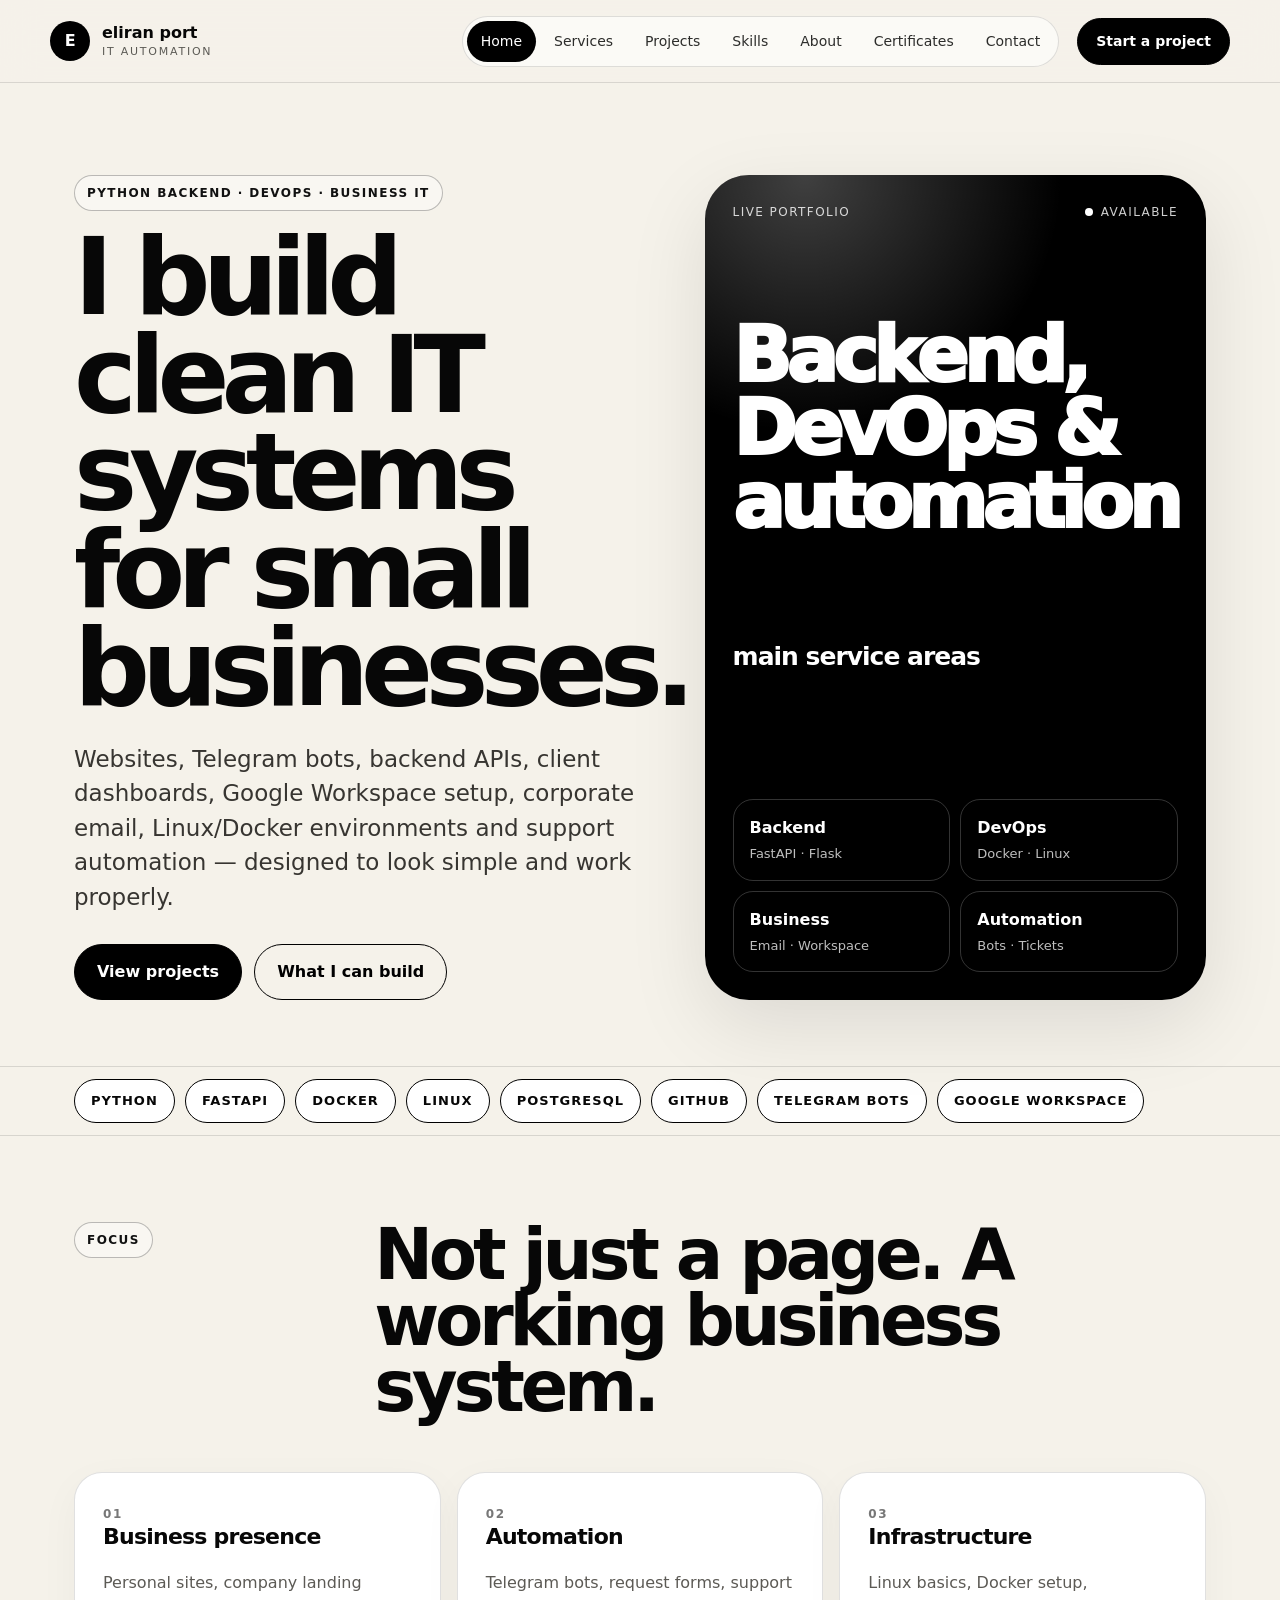
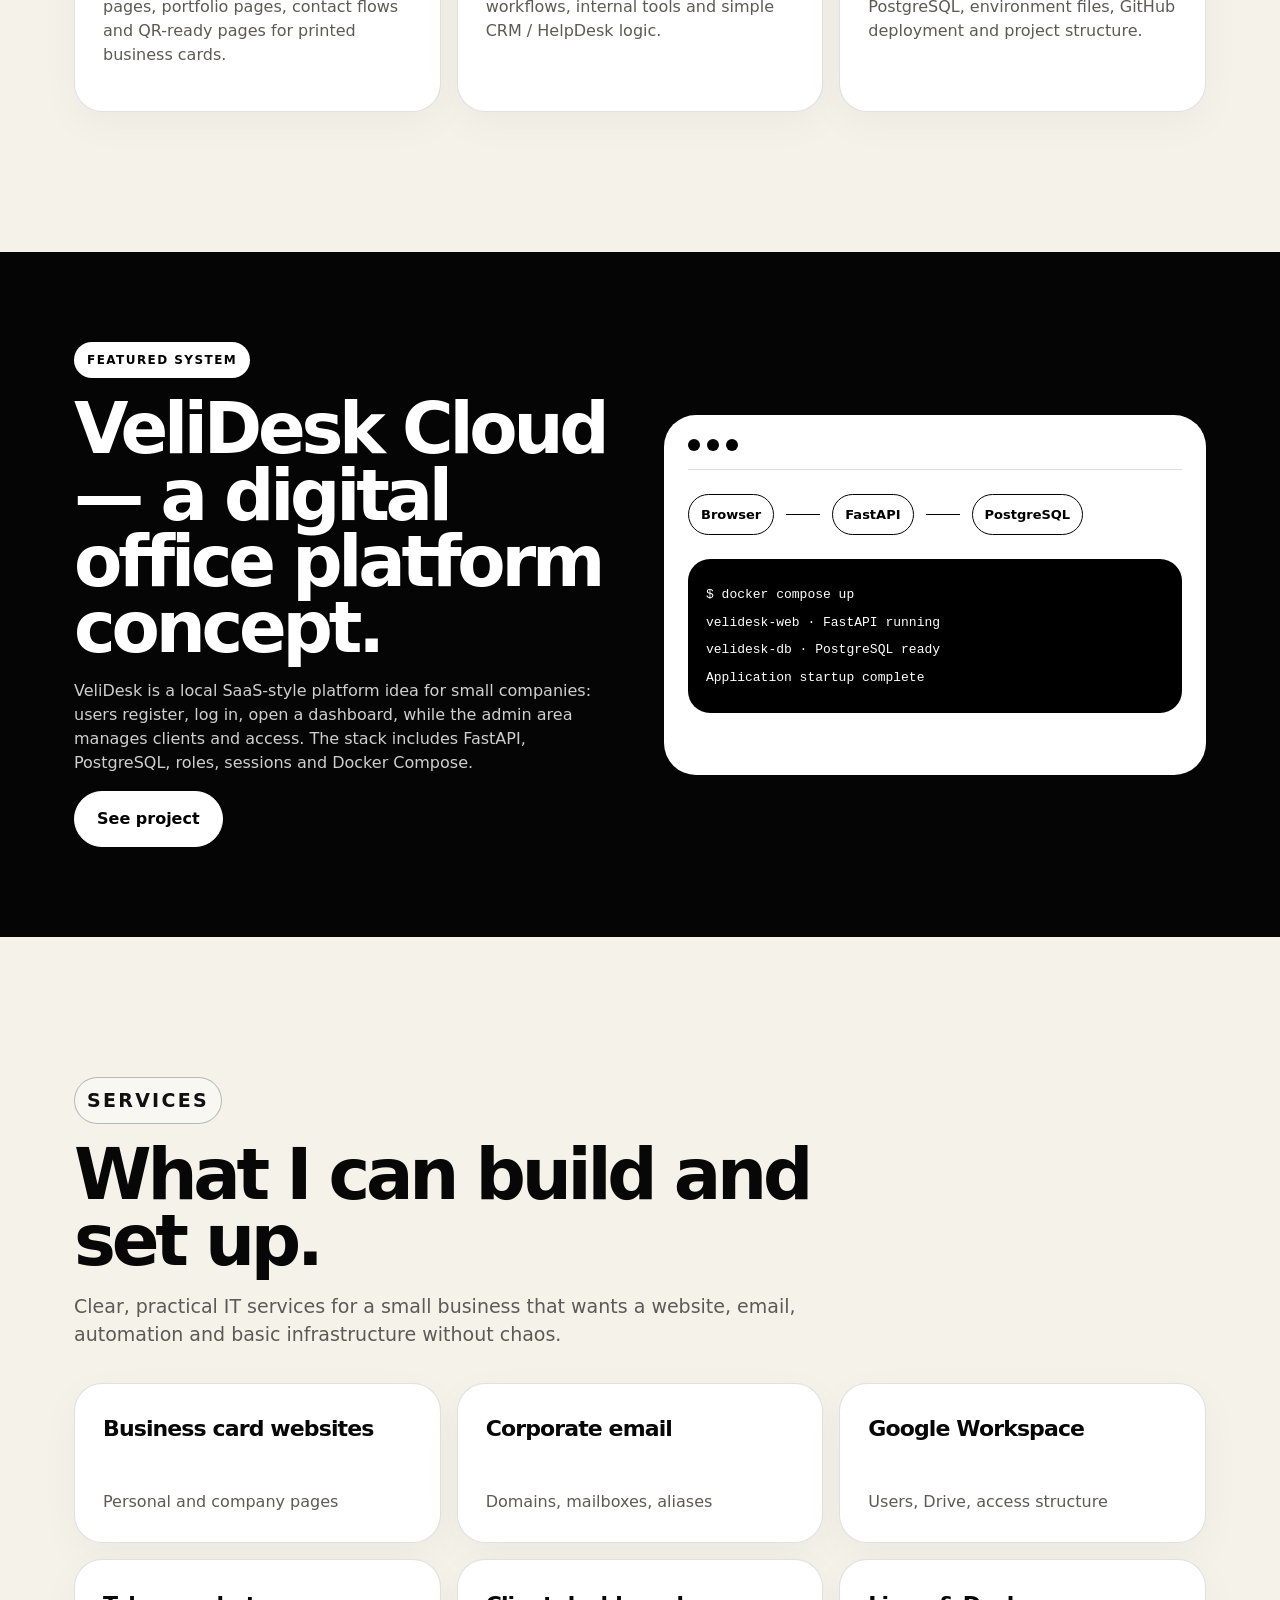
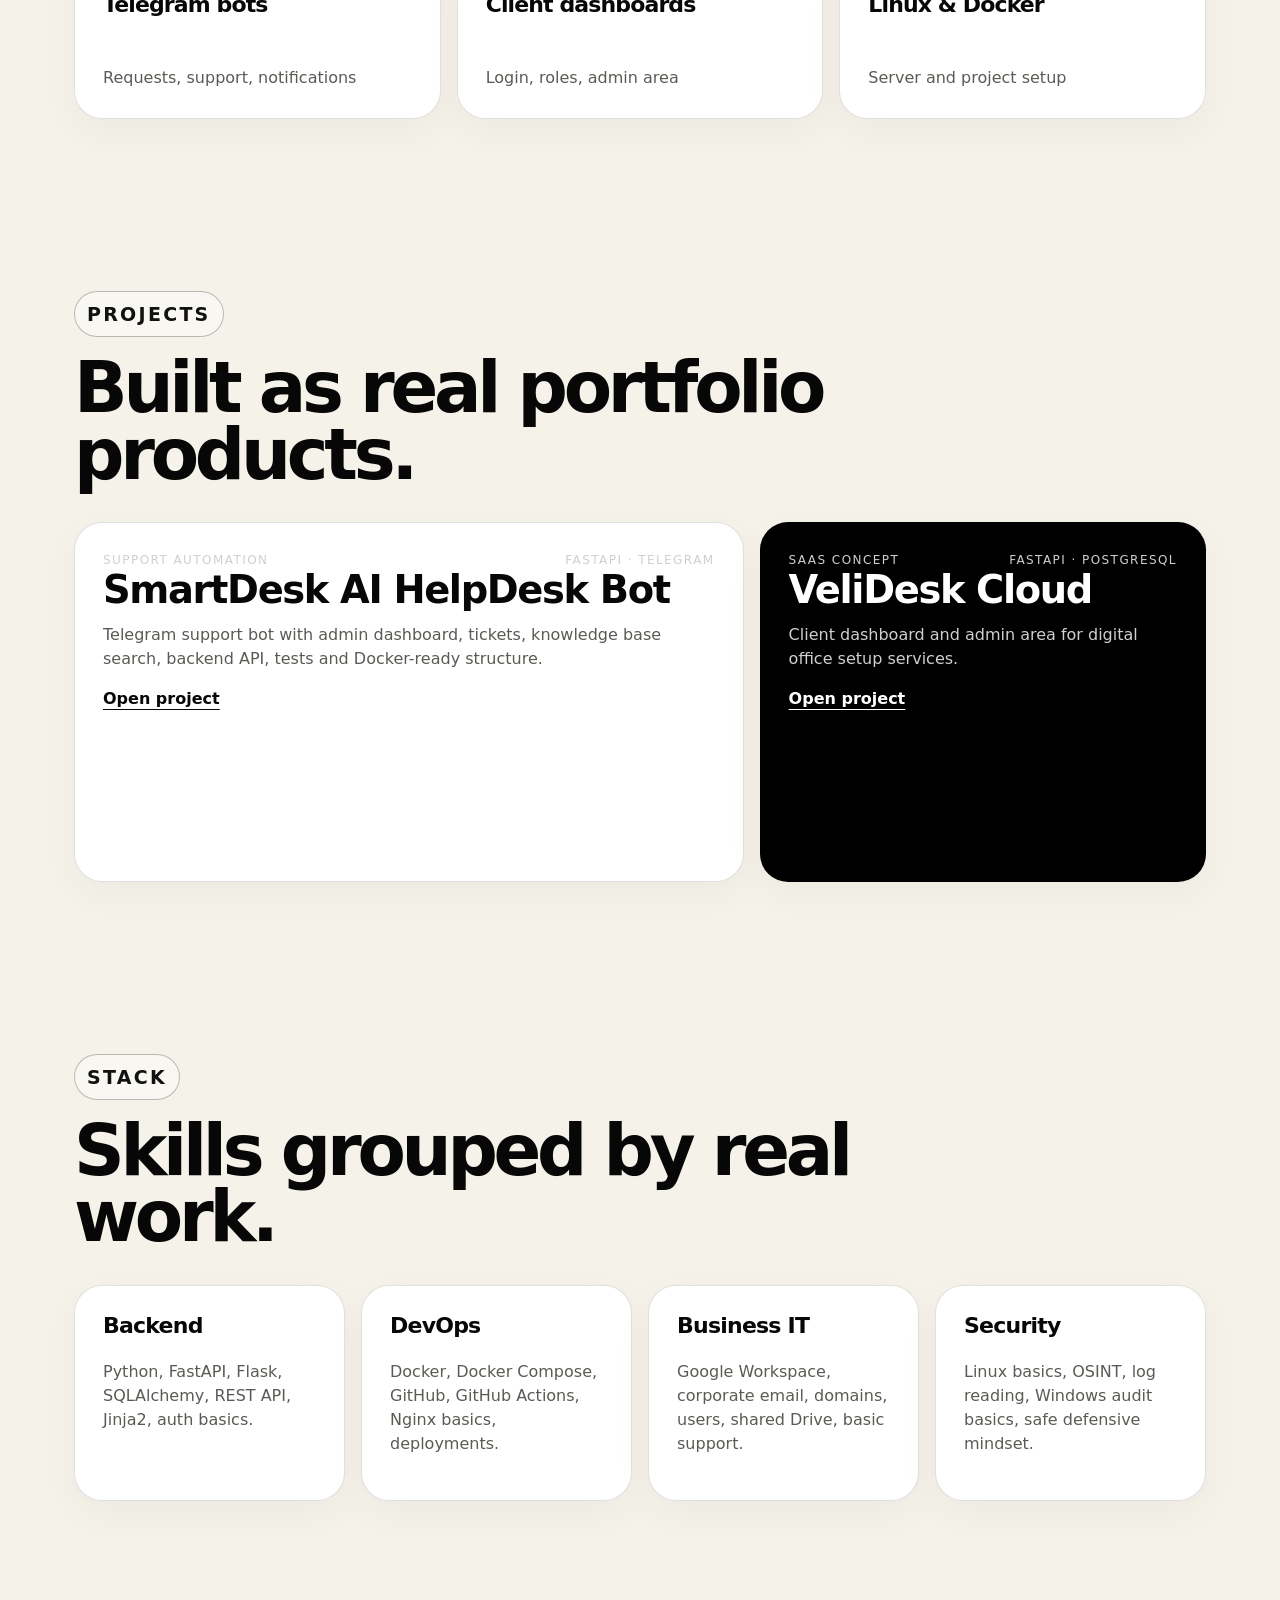
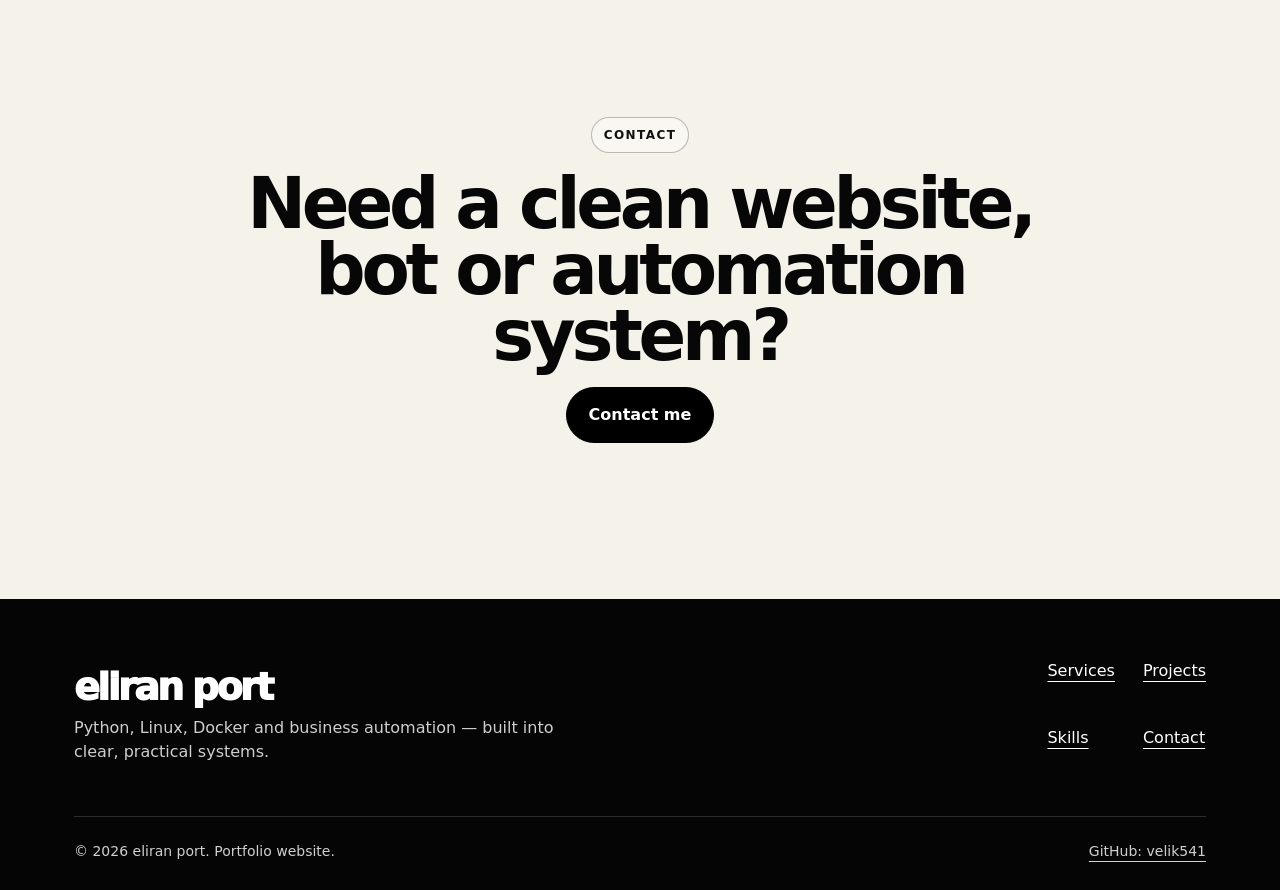
<file: index.html>
<!doctype html>
<html lang="en">
<head>
  <meta charset="utf-8">
  <meta name="viewport" content="width=device-width, initial-scale=1">
  <title>eliran port — IT Automation & Python Backend</title>
  <meta name="description" content="Black and white minimal portfolio for Python backend, DevOps, Linux and business automation services.">
  <meta name="theme-color" content="#0b0b0b">
  <link rel="stylesheet" href="assets/css/style.css">
</head>
<body class="">
  <a class="skip-link" href="#main">Skip to content</a>
  
<header class="site-header" data-header>
  <div class="header-inner">
    <a class="brand" href="index.html" aria-label="eliran port portfolio home">
      <span class="brand-mark">E</span>
      <span class="brand-copy"><strong>eliran port</strong><small>IT Automation</small></span>
    </a>
    <button class="menu-toggle" type="button" data-menu-toggle aria-label="Open menu">
      <span></span><span></span>
    </button>
    <nav class="site-nav" data-menu>
      <a class="nav-link is-active" href="index.html">Home</a>
<a class="nav-link " href="services.html">Services</a>
<a class="nav-link " href="projects.html">Projects</a>
<a class="nav-link " href="skills.html">Skills</a>
<a class="nav-link " href="about.html">About</a>
<a class="nav-link " href="certificates.html">Certificates</a>
<a class="nav-link " href="contact.html">Contact</a>
    </nav>
    <a class="header-cta" href="contact.html">Start a project</a>
  </div>
</header>
  <main id="main">
    
<section class="hero hero-home">
  <div class="hero-grid">
    <div class="hero-copy reveal">
      <p class="eyebrow">Python Backend · DevOps · Business IT</p>
      <h1>I build clean IT systems for small businesses.</h1>
      <p class="hero-text">Websites, Telegram bots, backend APIs, client dashboards, Google Workspace setup, corporate email, Linux/Docker environments and support automation — designed to look simple and work properly.</p>
      <div class="hero-actions">
        <a class="btn btn-dark" href="projects.html">View projects</a>
        <a class="btn btn-light" href="services.html">What I can build</a>
      </div>
    </div>
    <div class="hero-panel reveal delay-1" aria-label="Portfolio summary card">
      <div class="panel-top">
        <span>Live portfolio</span>
        <span class="status-dot">Available</span>
      </div>
      <div class="panel-headline">Backend, DevOps & automation</div>
      <p class="panel-title">main service areas</p>
      <div class="mini-grid">
        <div><strong>Backend</strong><span>FastAPI · Flask</span></div>
        <div><strong>DevOps</strong><span>Docker · Linux</span></div>
        <div><strong>Business</strong><span>Email · Workspace</span></div>
        <div><strong>Automation</strong><span>Bots · Tickets</span></div>
      </div>
    </div>
  </div>
</section>

<section class="logo-strip" aria-label="Key technologies">
  <span>Python</span><span>FastAPI</span><span>Docker</span><span>Linux</span><span>PostgreSQL</span><span>GitHub</span><span>Telegram Bots</span><span>Google Workspace</span>
</section>

<section class="section intro-section">
  <div class="split-heading reveal">
    <p class="section-kicker">Focus</p>
    <h2>Not just a page. A working business system.</h2>
  </div>
  <div class="intro-cards reveal delay-1">
    <article>
      <span>01</span>
      <h3>Business presence</h3>
      <p>Personal sites, company landing pages, portfolio pages, contact flows and QR-ready pages for printed business cards.</p>
    </article>
    <article>
      <span>02</span>
      <h3>Automation</h3>
      <p>Telegram bots, request forms, support workflows, internal tools and simple CRM / HelpDesk logic.</p>
    </article>
    <article>
      <span>03</span>
      <h3>Infrastructure</h3>
      <p>Linux basics, Docker setup, PostgreSQL, environment files, GitHub deployment and project structure.</p>
    </article>
  </div>
</section>

<section class="section black-section">
  <div class="black-grid">
    <div class="reveal">
      <p class="section-kicker light">Featured system</p>
      <h2>VeliDesk Cloud — a digital office platform concept.</h2>
      <p>VeliDesk is a local SaaS-style platform idea for small companies: users register, log in, open a dashboard, while the admin area manages clients and access. The stack includes FastAPI, PostgreSQL, roles, sessions and Docker Compose.</p>
      <a class="btn btn-white" href="projects.html#velidesk">See project</a>
    </div>
    <div class="system-card reveal delay-1">
      <div class="window-bar"><span></span><span></span><span></span></div>
      <div class="flow-line"><b>Browser</b><i></i><b>FastAPI</b><i></i><b>PostgreSQL</b></div>
      <div class="terminal-box">
        <p>$ docker compose up</p>
        <p>velidesk-web · FastAPI running</p>
        <p>velidesk-db · PostgreSQL ready</p>
        <p>Application startup complete</p>
      </div>
    </div>
  </div>
</section>

<section class="section services-preview">
  <div class="section-head reveal">
    <p class="section-kicker">Services</p>
    <h2>What I can build and set up.</h2>
    <p>Clear, practical IT services for a small business that wants a website, email, automation and basic infrastructure without chaos.</p>
  </div>
  <div class="service-grid compact-grid reveal delay-1">
    <a class="service-tile" href="services.html#websites"><strong>Business card websites</strong><span>Personal and company pages</span></a>
    <a class="service-tile" href="services.html#email"><strong>Corporate email</strong><span>Domains, mailboxes, aliases</span></a>
    <a class="service-tile" href="services.html#workspace"><strong>Google Workspace</strong><span>Users, Drive, access structure</span></a>
    <a class="service-tile" href="services.html#bots"><strong>Telegram bots</strong><span>Requests, support, notifications</span></a>
    <a class="service-tile" href="services.html#dashboards"><strong>Client dashboards</strong><span>Login, roles, admin area</span></a>
    <a class="service-tile" href="services.html#linux"><strong>Linux & Docker</strong><span>Server and project setup</span></a>
  </div>
</section>

<section class="section projects-preview">
  <div class="section-head reveal">
    <p class="section-kicker">Projects</p>
    <h2>Built as real portfolio products.</h2>
  </div>
  <div class="project-row reveal delay-1">
    <article class="project-card big">
      <div class="project-meta"><span>Support automation</span><span>FastAPI · Telegram</span></div>
      <h3>SmartDesk AI HelpDesk Bot</h3>
      <p>Telegram support bot with admin dashboard, tickets, knowledge base search, backend API, tests and Docker-ready structure.</p>
      <a href="projects.html#smartdesk">Open project</a>
    </article>
    <article class="project-card dark">
      <div class="project-meta"><span>SaaS concept</span><span>FastAPI · PostgreSQL</span></div>
      <h3>VeliDesk Cloud</h3>
      <p>Client dashboard and admin area for digital office setup services.</p>
      <a href="projects.html#velidesk">Open project</a>
    </article>
  </div>
</section>

<section class="section skills-snapshot">
  <div class="section-head reveal">
    <p class="section-kicker">Stack</p>
    <h2>Skills grouped by real work.</h2>
  </div>
  <div class="skill-columns reveal delay-1">
    <div><h3>Backend</h3><p>Python, FastAPI, Flask, SQLAlchemy, REST API, Jinja2, auth basics.</p></div>
    <div><h3>DevOps</h3><p>Docker, Docker Compose, GitHub, GitHub Actions, Nginx basics, deployments.</p></div>
    <div><h3>Business IT</h3><p>Google Workspace, corporate email, domains, users, shared Drive, basic support.</p></div>
    <div><h3>Security</h3><p>Linux basics, OSINT, log reading, Windows audit basics, safe defensive mindset.</p></div>
  </div>
</section>

<section class="cta-section reveal">
  <p class="section-kicker">Contact</p>
  <h2>Need a clean website, bot or automation system?</h2>
  <a class="btn btn-dark" href="contact.html">Contact me</a>
</section>

  </main>
  
<footer class="site-footer">
  <div class="footer-top">
    <div>
      <a class="footer-brand" href="index.html">eliran port</a>
      <p>Python, Linux, Docker and business automation — built into clear, practical systems.</p>
    </div>
    <div class="footer-links">
      <a href="services.html">Services</a>
      <a href="projects.html">Projects</a>
      <a href="skills.html">Skills</a>
      <a href="contact.html">Contact</a>
    </div>
  </div>
  <div class="footer-bottom">
    <span>© <span data-year></span> eliran port. Portfolio website.</span>
    <a href="https://github.com/velik541" target="_blank" rel="noreferrer">GitHub: velik541</a>
  </div>
</footer>
<script src="assets/js/main.js"></script>

</body>
</html>
</file>
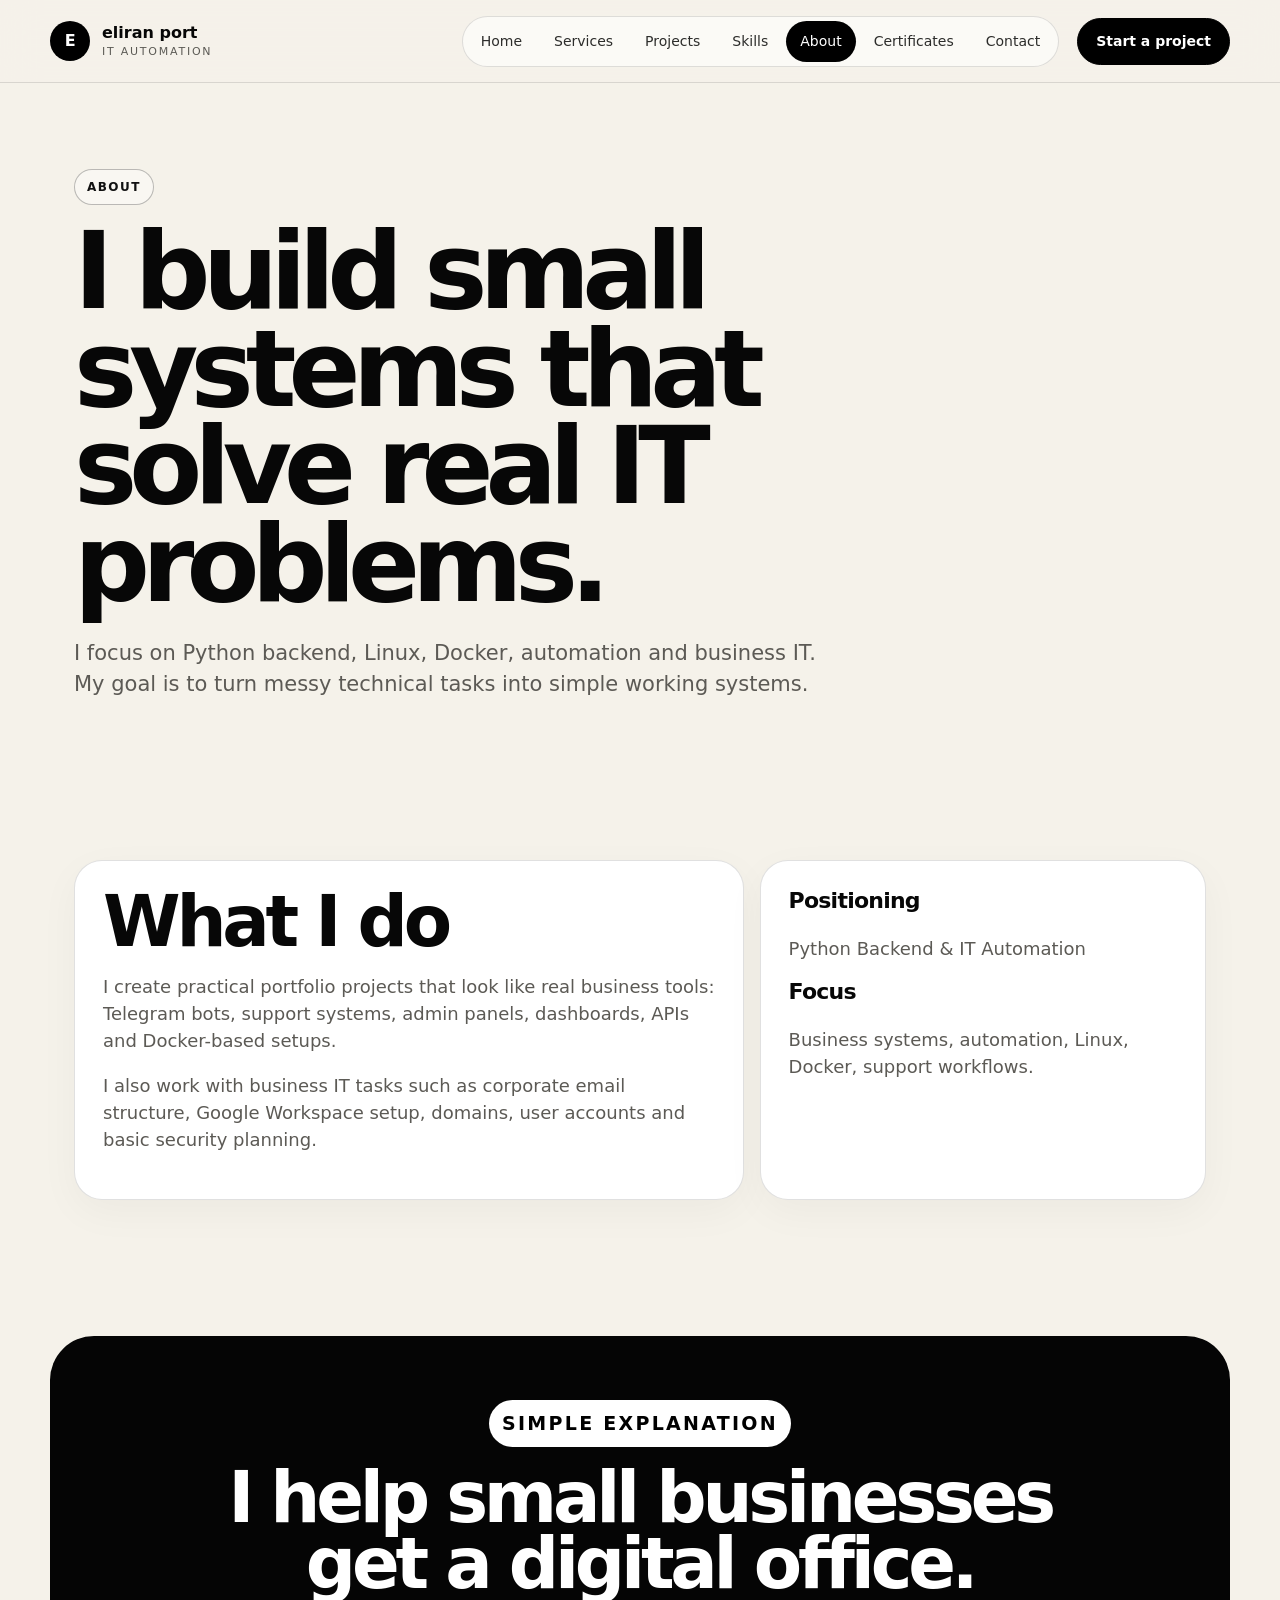
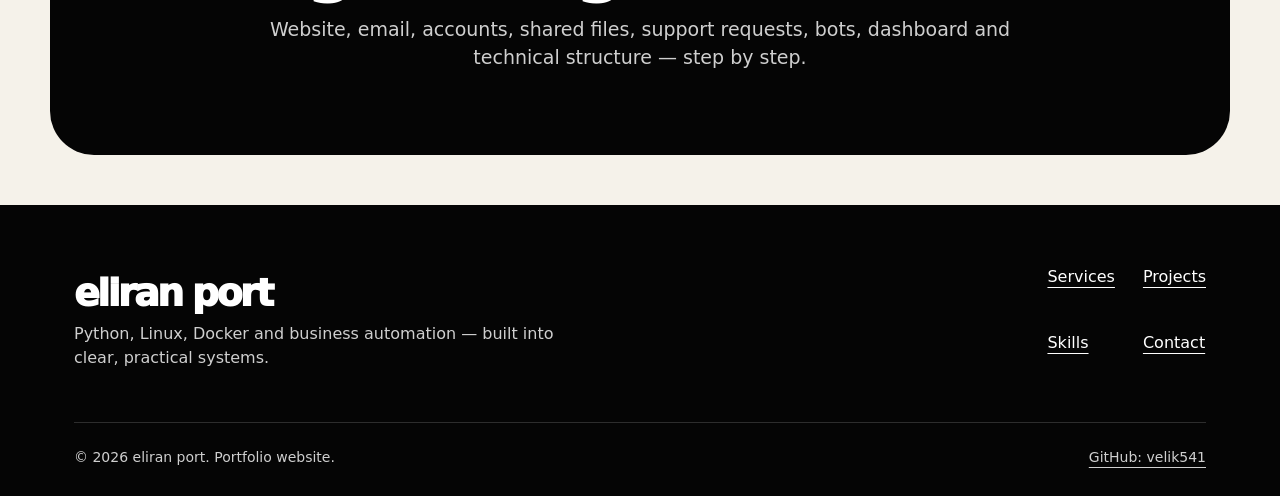
<file: about.html>
<!doctype html>
<html lang="en">
<head>
  <meta charset="utf-8">
  <meta name="viewport" content="width=device-width, initial-scale=1">
  <title>About — eliran port</title>
  <meta name="description" content="About eliran port: Python backend, IT automation, Linux, Docker and business systems.">
  <meta name="theme-color" content="#0b0b0b">
  <link rel="stylesheet" href="assets/css/style.css">
</head>
<body class="">
  <a class="skip-link" href="#main">Skip to content</a>
  
<header class="site-header" data-header>
  <div class="header-inner">
    <a class="brand" href="index.html" aria-label="eliran port portfolio home">
      <span class="brand-mark">E</span>
      <span class="brand-copy"><strong>eliran port</strong><small>IT Automation</small></span>
    </a>
    <button class="menu-toggle" type="button" data-menu-toggle aria-label="Open menu">
      <span></span><span></span>
    </button>
    <nav class="site-nav" data-menu>
      <a class="nav-link " href="index.html">Home</a>
<a class="nav-link " href="services.html">Services</a>
<a class="nav-link " href="projects.html">Projects</a>
<a class="nav-link " href="skills.html">Skills</a>
<a class="nav-link is-active" href="about.html">About</a>
<a class="nav-link " href="certificates.html">Certificates</a>
<a class="nav-link " href="contact.html">Contact</a>
    </nav>
    <a class="header-cta" href="contact.html">Start a project</a>
  </div>
</header>
  <main id="main">
    
<section class="page-hero">
  <p class="eyebrow">About</p>
  <h1>I build small systems that solve real IT problems.</h1>
  <p>I focus on Python backend, Linux, Docker, automation and business IT. My goal is to turn messy technical tasks into simple working systems.</p>
</section>

<section class="section about-grid">
  <div class="about-main">
    <h2>What I do</h2>
    <p>I create practical portfolio projects that look like real business tools: Telegram bots, support systems, admin panels, dashboards, APIs and Docker-based setups.</p>
    <p>I also work with business IT tasks such as corporate email structure, Google Workspace setup, domains, user accounts and basic security planning.</p>
  </div>
  <aside class="about-side">
    <h3>Positioning</h3>
    <p>Python Backend & IT Automation</p>
    <h3>Focus</h3>
    <p>Business systems, automation, Linux, Docker, support workflows.</p>
  </aside>
</section>

<section class="section black-section mini-black">
  <div class="section-head invert"><p class="section-kicker light">Simple explanation</p><h2>I help small businesses get a digital office.</h2><p>Website, email, accounts, shared files, support requests, bots, dashboard and technical structure — step by step.</p></div>
</section>

  </main>
  
<footer class="site-footer">
  <div class="footer-top">
    <div>
      <a class="footer-brand" href="index.html">eliran port</a>
      <p>Python, Linux, Docker and business automation — built into clear, practical systems.</p>
    </div>
    <div class="footer-links">
      <a href="services.html">Services</a>
      <a href="projects.html">Projects</a>
      <a href="skills.html">Skills</a>
      <a href="contact.html">Contact</a>
    </div>
  </div>
  <div class="footer-bottom">
    <span>© <span data-year></span> eliran port. Portfolio website.</span>
    <a href="https://github.com/velik541" target="_blank" rel="noreferrer">GitHub: velik541</a>
  </div>
</footer>
<script src="assets/js/main.js"></script>

</body>
</html>
</file>
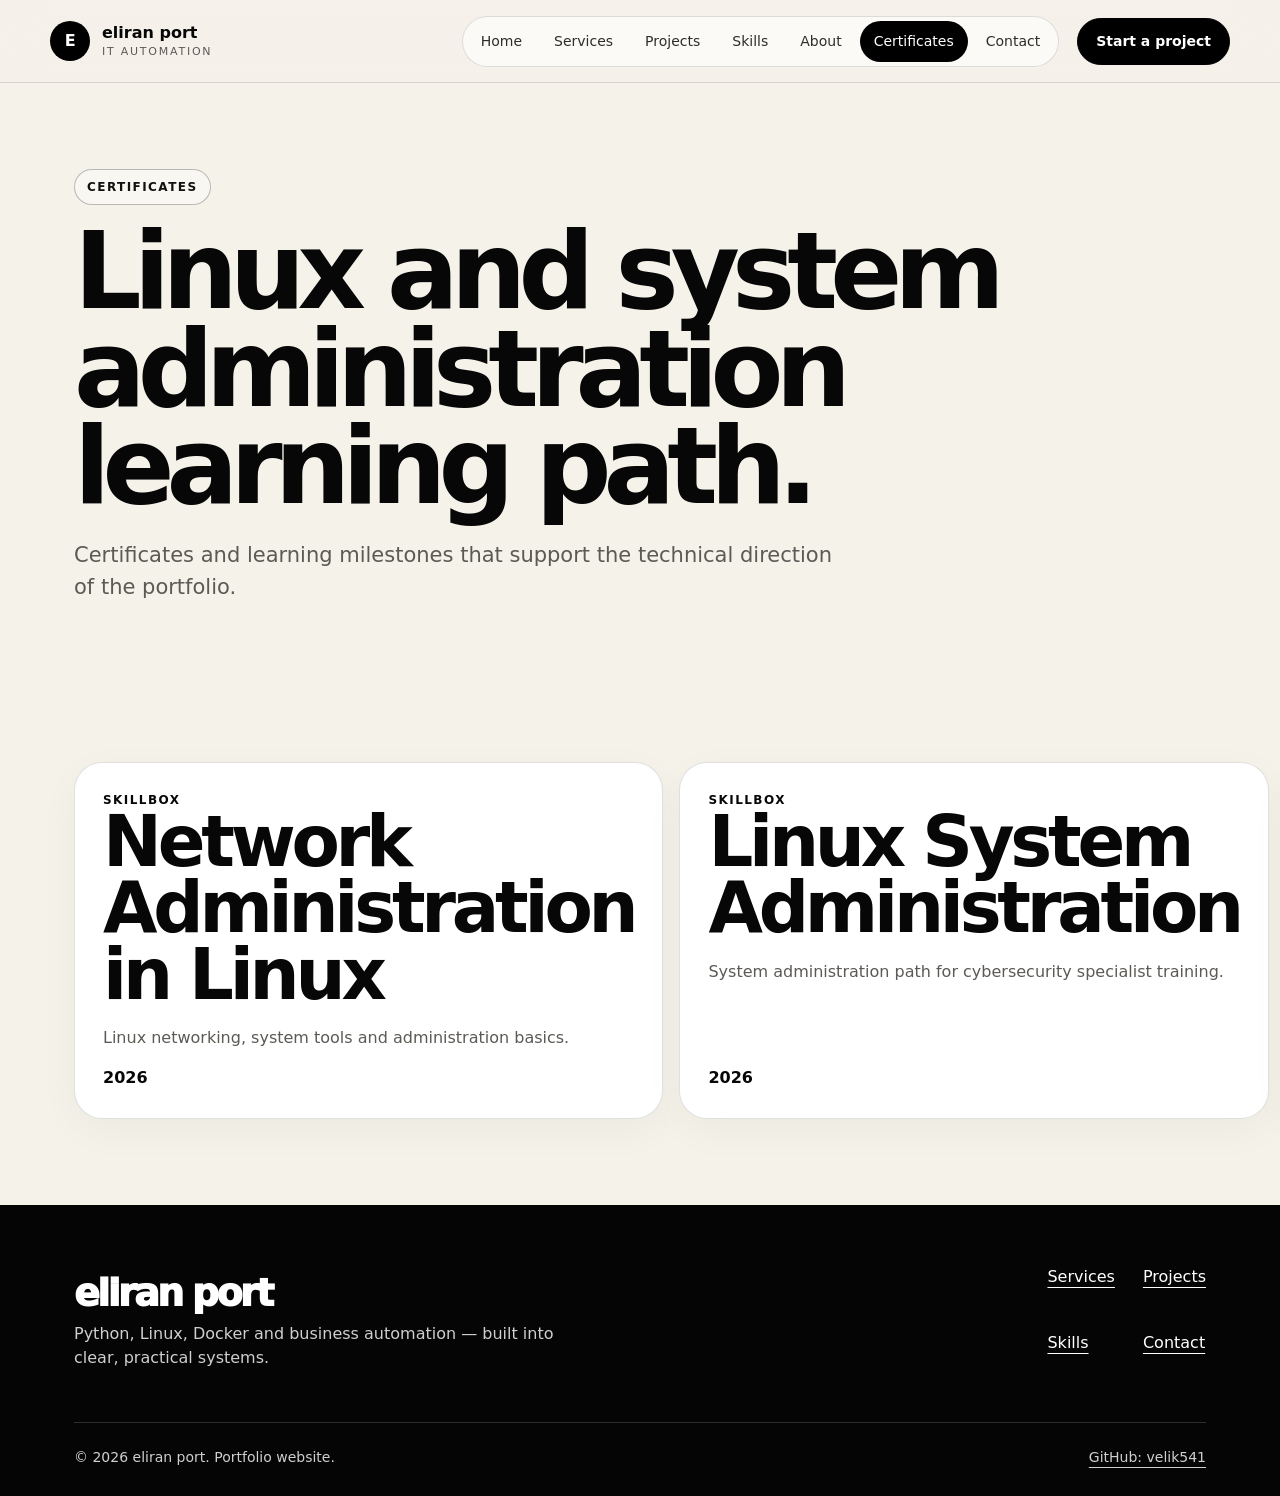
<file: certificates.html>
<!doctype html>
<html lang="en">
<head>
  <meta charset="utf-8">
  <meta name="viewport" content="width=device-width, initial-scale=1">
  <title>Certificates — eliran port</title>
  <meta name="description" content="Linux and system administration certificates and learning path.">
  <meta name="theme-color" content="#0b0b0b">
  <link rel="stylesheet" href="assets/css/style.css">
</head>
<body class="">
  <a class="skip-link" href="#main">Skip to content</a>
  
<header class="site-header" data-header>
  <div class="header-inner">
    <a class="brand" href="index.html" aria-label="eliran port portfolio home">
      <span class="brand-mark">E</span>
      <span class="brand-copy"><strong>eliran port</strong><small>IT Automation</small></span>
    </a>
    <button class="menu-toggle" type="button" data-menu-toggle aria-label="Open menu">
      <span></span><span></span>
    </button>
    <nav class="site-nav" data-menu>
      <a class="nav-link " href="index.html">Home</a>
<a class="nav-link " href="services.html">Services</a>
<a class="nav-link " href="projects.html">Projects</a>
<a class="nav-link " href="skills.html">Skills</a>
<a class="nav-link " href="about.html">About</a>
<a class="nav-link is-active" href="certificates.html">Certificates</a>
<a class="nav-link " href="contact.html">Contact</a>
    </nav>
    <a class="header-cta" href="contact.html">Start a project</a>
  </div>
</header>
  <main id="main">
    
<section class="page-hero">
  <p class="eyebrow">Certificates</p>
  <h1>Linux and system administration learning path.</h1>
  <p>Certificates and learning milestones that support the technical direction of the portfolio.</p>
</section>

<section class="section certificate-grid">
  <article class="certificate-card"><span>Skillbox</span><h2>Network Administration in Linux</h2><p>Linux networking, system tools and administration basics.</p><strong>2026</strong></article>
  <article class="certificate-card"><span>Skillbox</span><h2>Linux System Administration</h2><p>System administration path for cybersecurity specialist training.</p><strong>2026</strong></article>
  <article class="certificate-card"><span>Skillbox</span><h2>Linux OS Structure</h2><p>Operating system structure and Linux fundamentals.</p><strong>2025</strong></article>
</section>

  </main>
  
<footer class="site-footer">
  <div class="footer-top">
    <div>
      <a class="footer-brand" href="index.html">eliran port</a>
      <p>Python, Linux, Docker and business automation — built into clear, practical systems.</p>
    </div>
    <div class="footer-links">
      <a href="services.html">Services</a>
      <a href="projects.html">Projects</a>
      <a href="skills.html">Skills</a>
      <a href="contact.html">Contact</a>
    </div>
  </div>
  <div class="footer-bottom">
    <span>© <span data-year></span> eliran port. Portfolio website.</span>
    <a href="https://github.com/velik541" target="_blank" rel="noreferrer">GitHub: velik541</a>
  </div>
</footer>
<script src="assets/js/main.js"></script>

</body>
</html>
</file>
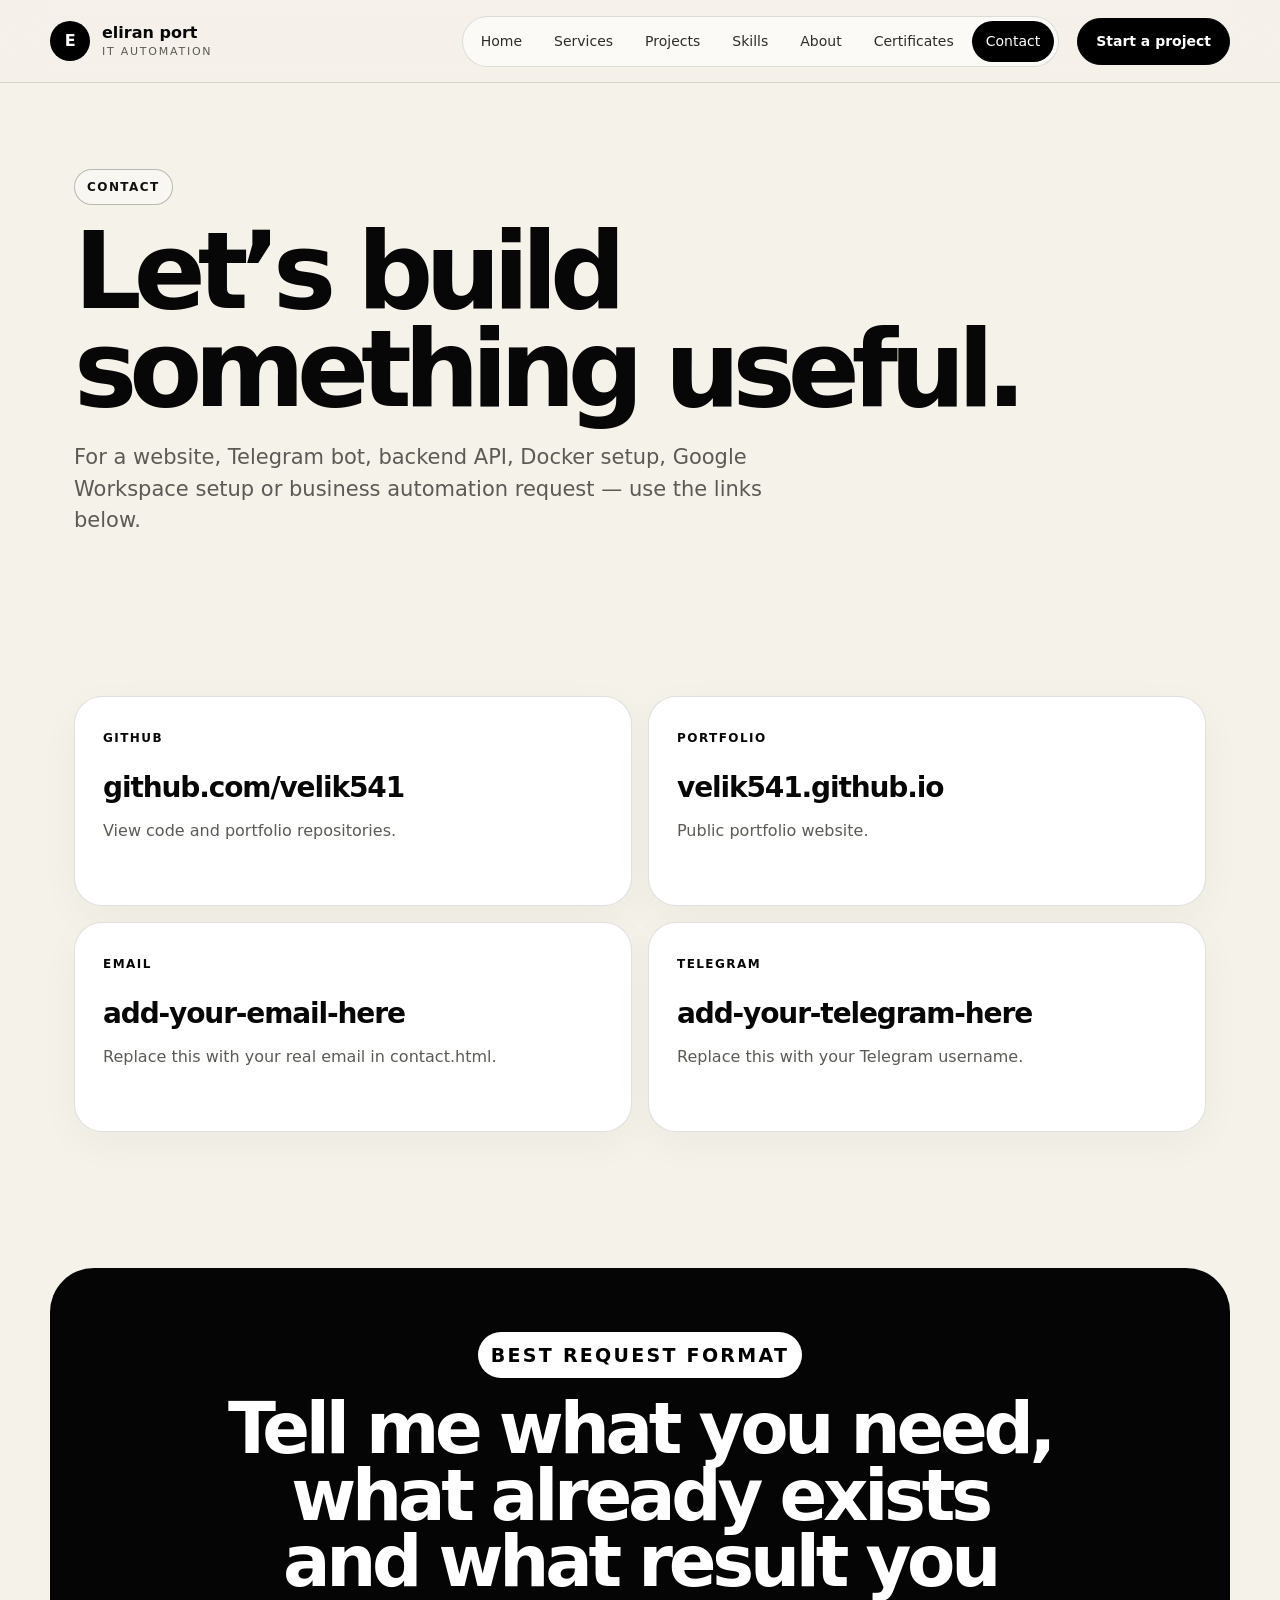
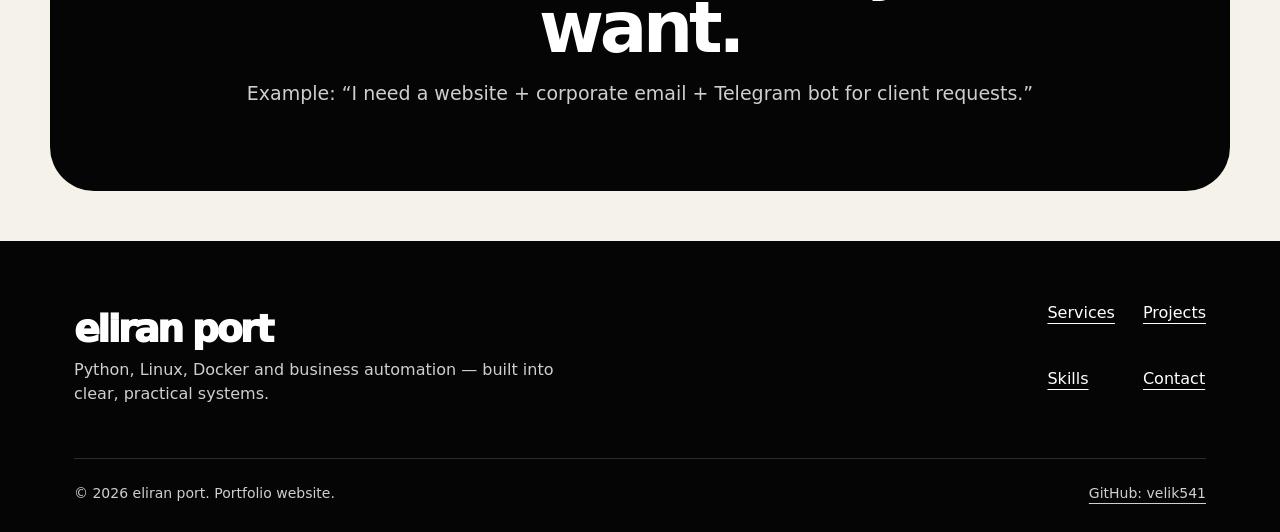
<file: contact.html>
<!doctype html>
<html lang="en">
<head>
  <meta charset="utf-8">
  <meta name="viewport" content="width=device-width, initial-scale=1">
  <title>Contact — eliran port</title>
  <meta name="description" content="Contact links for GitHub, portfolio, email and Telegram.">
  <meta name="theme-color" content="#0b0b0b">
  <link rel="stylesheet" href="assets/css/style.css">
</head>
<body class="">
  <a class="skip-link" href="#main">Skip to content</a>
  
<header class="site-header" data-header>
  <div class="header-inner">
    <a class="brand" href="index.html" aria-label="eliran port portfolio home">
      <span class="brand-mark">E</span>
      <span class="brand-copy"><strong>eliran port</strong><small>IT Automation</small></span>
    </a>
    <button class="menu-toggle" type="button" data-menu-toggle aria-label="Open menu">
      <span></span><span></span>
    </button>
    <nav class="site-nav" data-menu>
      <a class="nav-link " href="index.html">Home</a>
<a class="nav-link " href="services.html">Services</a>
<a class="nav-link " href="projects.html">Projects</a>
<a class="nav-link " href="skills.html">Skills</a>
<a class="nav-link " href="about.html">About</a>
<a class="nav-link " href="certificates.html">Certificates</a>
<a class="nav-link is-active" href="contact.html">Contact</a>
    </nav>
    <a class="header-cta" href="contact.html">Start a project</a>
  </div>
</header>
  <main id="main">
    
<section class="page-hero contact-hero">
  <p class="eyebrow">Contact</p>
  <h1>Let’s build something useful.</h1>
  <p>For a website, Telegram bot, backend API, Docker setup, Google Workspace setup or business automation request — use the links below.</p>
</section>

<section class="section contact-grid">
  <a class="contact-card" href="https://github.com/velik541" target="_blank" rel="noreferrer"><span>GitHub</span><strong>github.com/velik541</strong><p>View code and portfolio repositories.</p></a>
  <a class="contact-card" href="https://velik541.github.io" target="_blank" rel="noreferrer"><span>Portfolio</span><strong>velik541.github.io</strong><p>Public portfolio website.</p></a>
  <div class="contact-card"><span>Email</span><strong>add-your-email-here</strong><p>Replace this with your real email in contact.html.</p></div>
  <div class="contact-card"><span>Telegram</span><strong>add-your-telegram-here</strong><p>Replace this with your Telegram username.</p></div>
</section>

<section class="section black-section mini-black">
  <div class="section-head invert"><p class="section-kicker light">Best request format</p><h2>Tell me what you need, what already exists and what result you want.</h2><p>Example: “I need a website + corporate email + Telegram bot for client requests.”</p></div>
</section>

  </main>
  
<footer class="site-footer">
  <div class="footer-top">
    <div>
      <a class="footer-brand" href="index.html">eliran port</a>
      <p>Python, Linux, Docker and business automation — built into clear, practical systems.</p>
    </div>
    <div class="footer-links">
      <a href="services.html">Services</a>
      <a href="projects.html">Projects</a>
      <a href="skills.html">Skills</a>
      <a href="contact.html">Contact</a>
    </div>
  </div>
  <div class="footer-bottom">
    <span>© <span data-year></span> eliran port. Portfolio website.</span>
    <a href="https://github.com/velik541" target="_blank" rel="noreferrer">GitHub: velik541</a>
  </div>
</footer>
<script src="assets/js/main.js"></script>

</body>
</html>
</file>
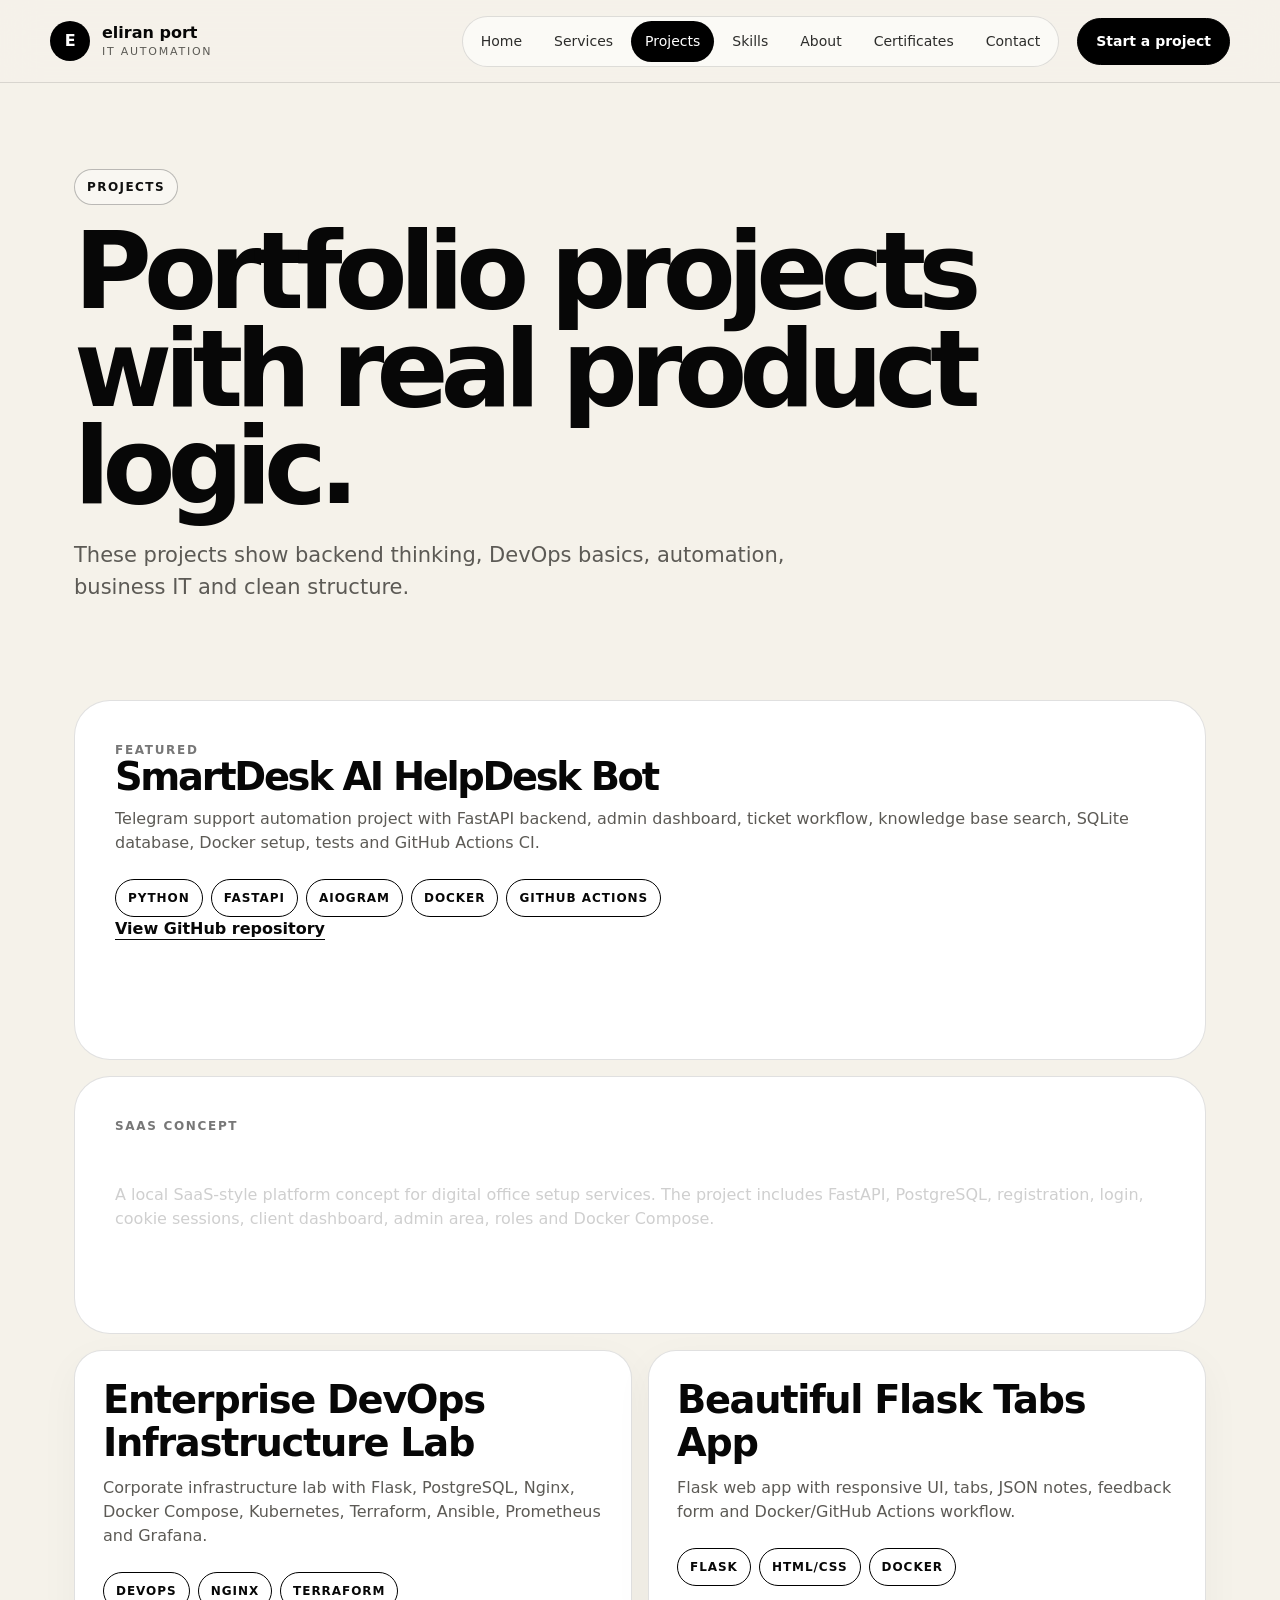
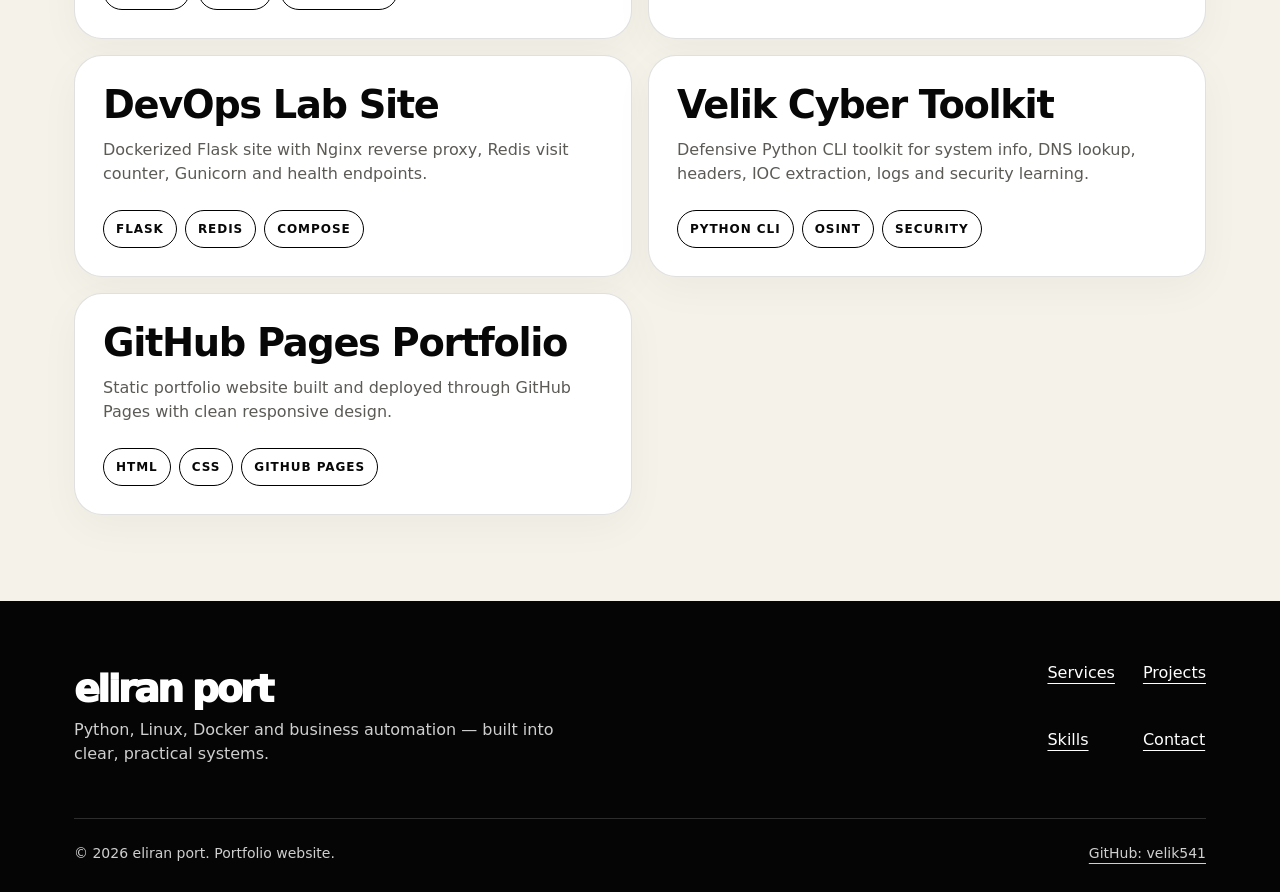
<file: projects.html>
<!doctype html>
<html lang="en">
<head>
  <meta charset="utf-8">
  <meta name="viewport" content="width=device-width, initial-scale=1">
  <title>Projects — eliran port</title>
  <meta name="description" content="Portfolio projects in Python backend, FastAPI, Telegram bots, DevOps and business automation.">
  <meta name="theme-color" content="#0b0b0b">
  <link rel="stylesheet" href="assets/css/style.css">
</head>
<body class="">
  <a class="skip-link" href="#main">Skip to content</a>
  
<header class="site-header" data-header>
  <div class="header-inner">
    <a class="brand" href="index.html" aria-label="eliran port portfolio home">
      <span class="brand-mark">E</span>
      <span class="brand-copy"><strong>eliran port</strong><small>IT Automation</small></span>
    </a>
    <button class="menu-toggle" type="button" data-menu-toggle aria-label="Open menu">
      <span></span><span></span>
    </button>
    <nav class="site-nav" data-menu>
      <a class="nav-link " href="index.html">Home</a>
<a class="nav-link " href="services.html">Services</a>
<a class="nav-link is-active" href="projects.html">Projects</a>
<a class="nav-link " href="skills.html">Skills</a>
<a class="nav-link " href="about.html">About</a>
<a class="nav-link " href="certificates.html">Certificates</a>
<a class="nav-link " href="contact.html">Contact</a>
    </nav>
    <a class="header-cta" href="contact.html">Start a project</a>
  </div>
</header>
  <main id="main">
    
<section class="page-hero">
  <p class="eyebrow">Projects</p>
  <h1>Portfolio projects with real product logic.</h1>
  <p>These projects show backend thinking, DevOps basics, automation, business IT and clean structure.</p>
</section>

<section class="section project-list">
  <article id="smartdesk" class="project-detail featured-detail">
    <div class="detail-label">Featured</div>
    <h2>SmartDesk AI HelpDesk Bot</h2>
    <p>Telegram support automation project with FastAPI backend, admin dashboard, ticket workflow, knowledge base search, SQLite database, Docker setup, tests and GitHub Actions CI.</p>
    <div class="tags"><span>Python</span><span>FastAPI</span><span>aiogram</span><span>Docker</span><span>GitHub Actions</span></div>
    <a class="text-link" href="https://github.com/velik541/botiiu" target="_blank" rel="noreferrer">View GitHub repository</a>
  </article>

  <article id="velidesk" class="project-detail black-detail">
    <div class="detail-label">SaaS concept</div>
    <h2>VeliDesk Cloud Platform</h2>
    <p>A local SaaS-style platform concept for digital office setup services. The project includes FastAPI, PostgreSQL, registration, login, cookie sessions, client dashboard, admin area, roles and Docker Compose.</p>
    <div class="tags inverse"><span>FastAPI</span><span>PostgreSQL</span><span>Docker</span><span>Sessions</span><span>Admin</span></div>
  </article>

  <div class="project-grid">
    <article class="project-card"><h3>Enterprise DevOps Infrastructure Lab</h3><p>Corporate infrastructure lab with Flask, PostgreSQL, Nginx, Docker Compose, Kubernetes, Terraform, Ansible, Prometheus and Grafana.</p><div class="tags"><span>DevOps</span><span>Nginx</span><span>Terraform</span></div></article>
    <article class="project-card"><h3>Beautiful Flask Tabs App</h3><p>Flask web app with responsive UI, tabs, JSON notes, feedback form and Docker/GitHub Actions workflow.</p><div class="tags"><span>Flask</span><span>HTML/CSS</span><span>Docker</span></div></article>
    <article class="project-card"><h3>DevOps Lab Site</h3><p>Dockerized Flask site with Nginx reverse proxy, Redis visit counter, Gunicorn and health endpoints.</p><div class="tags"><span>Flask</span><span>Redis</span><span>Compose</span></div></article>
    <article class="project-card"><h3>Velik Cyber Toolkit</h3><p>Defensive Python CLI toolkit for system info, DNS lookup, headers, IOC extraction, logs and security learning.</p><div class="tags"><span>Python CLI</span><span>OSINT</span><span>Security</span></div></article>
    <article class="project-card"><h3>GitHub Pages Portfolio</h3><p>Static portfolio website built and deployed through GitHub Pages with clean responsive design.</p><div class="tags"><span>HTML</span><span>CSS</span><span>GitHub Pages</span></div></article>
  </div>
</section>

  </main>
  
<footer class="site-footer">
  <div class="footer-top">
    <div>
      <a class="footer-brand" href="index.html">eliran port</a>
      <p>Python, Linux, Docker and business automation — built into clear, practical systems.</p>
    </div>
    <div class="footer-links">
      <a href="services.html">Services</a>
      <a href="projects.html">Projects</a>
      <a href="skills.html">Skills</a>
      <a href="contact.html">Contact</a>
    </div>
  </div>
  <div class="footer-bottom">
    <span>© <span data-year></span> eliran port. Portfolio website.</span>
    <a href="https://github.com/velik541" target="_blank" rel="noreferrer">GitHub: velik541</a>
  </div>
</footer>
<script src="assets/js/main.js"></script>

</body>
</html>
</file>
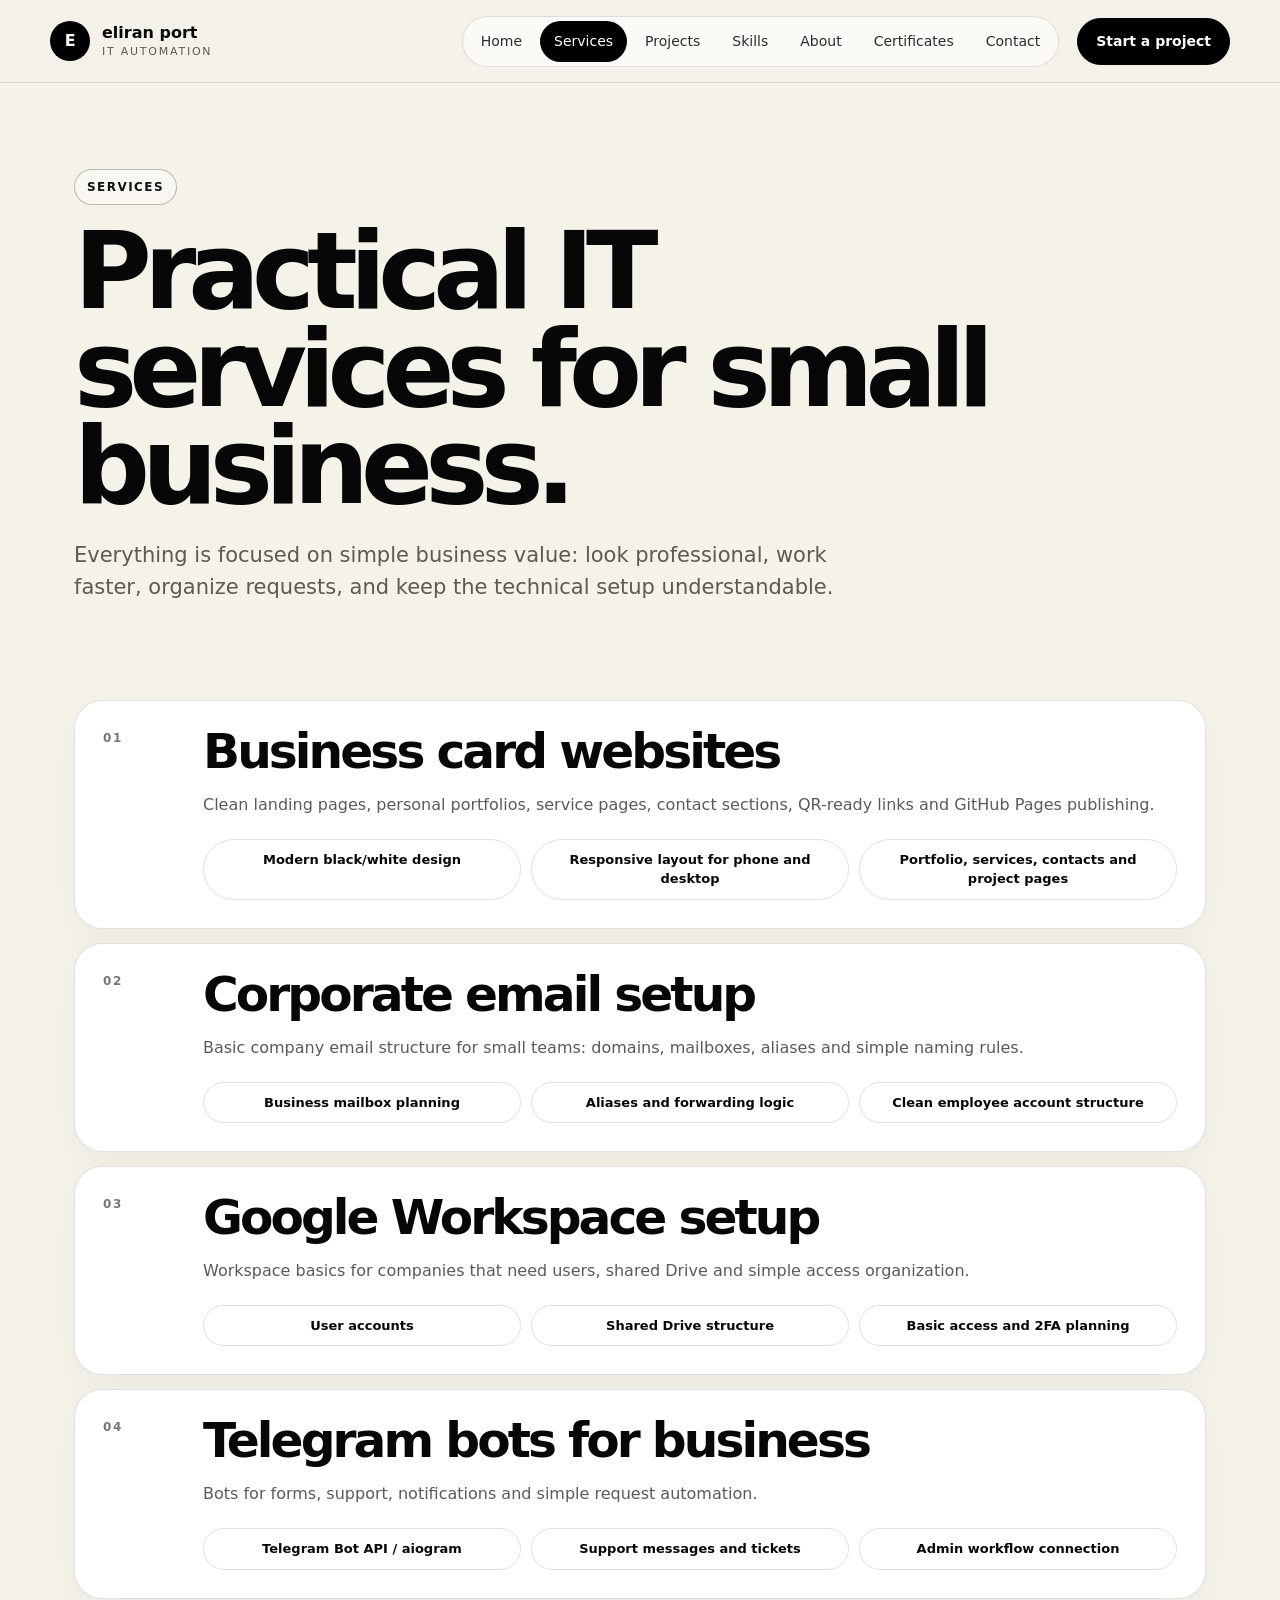
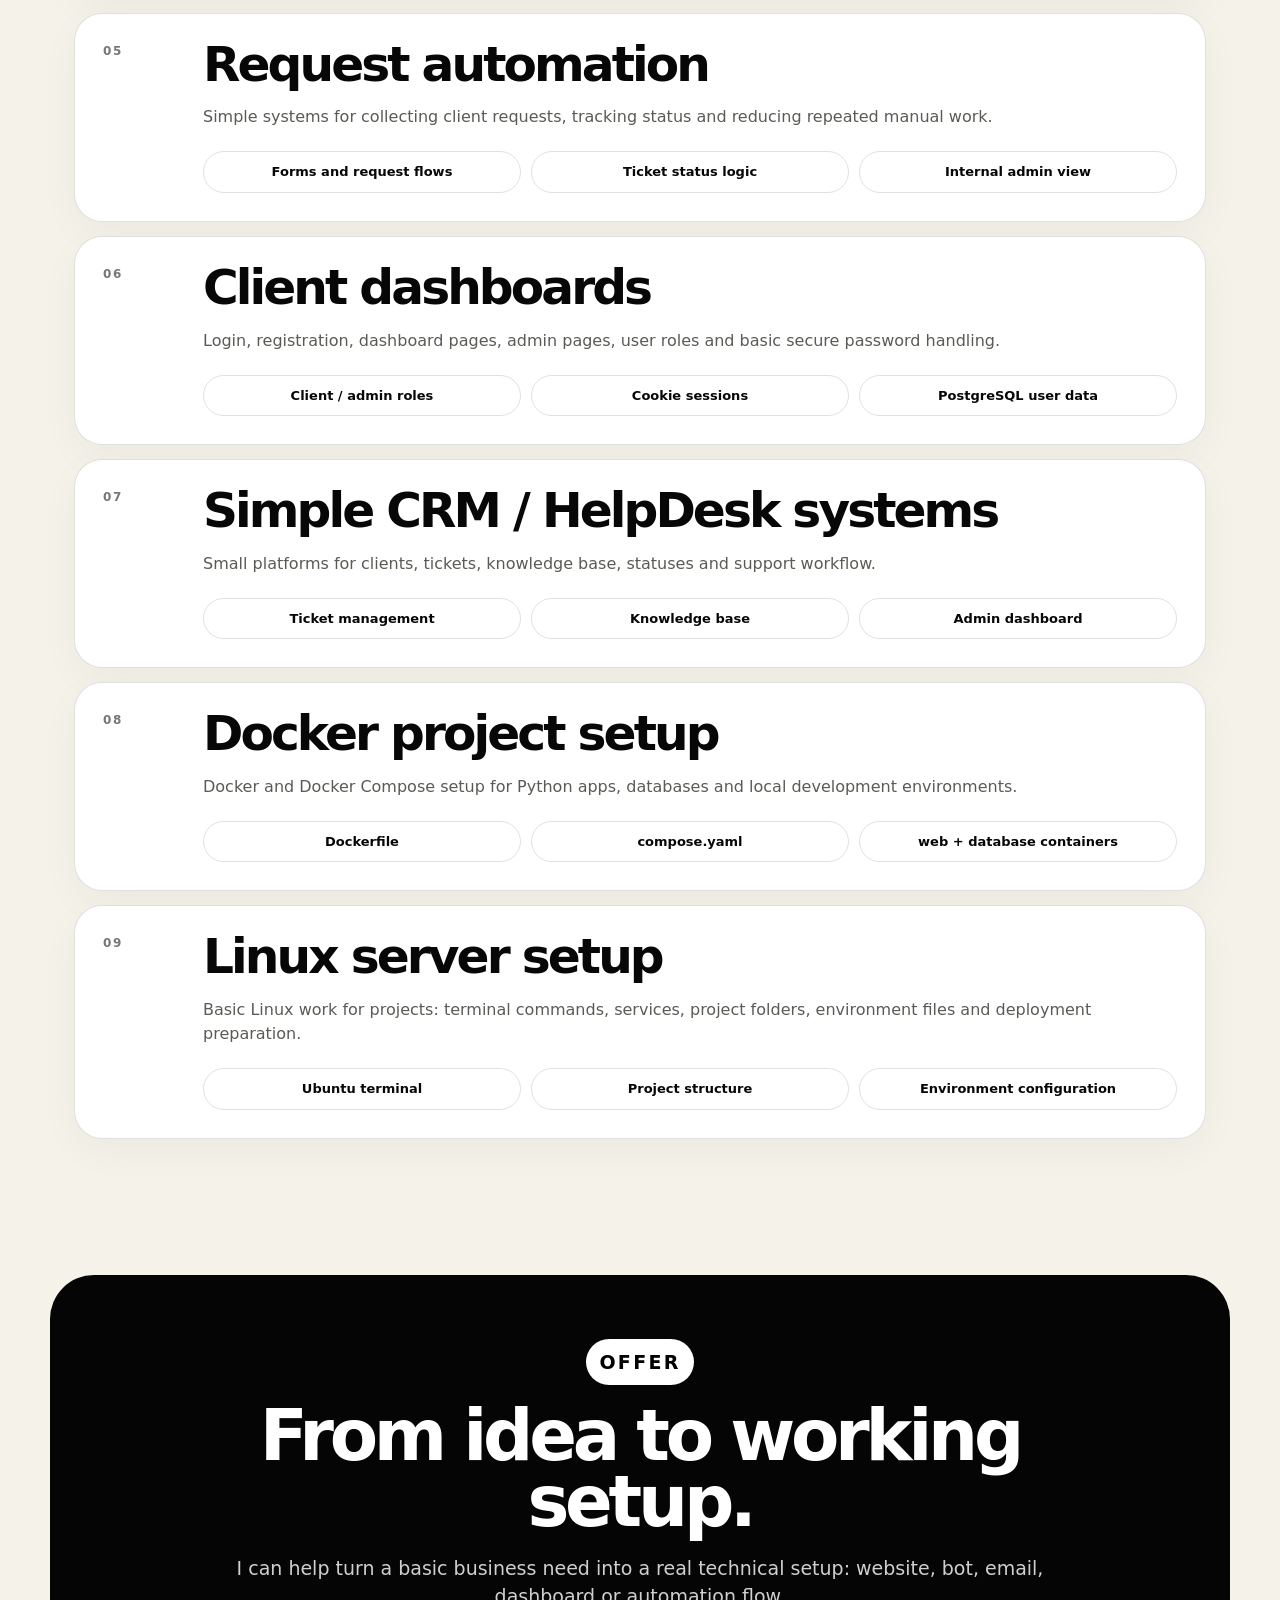
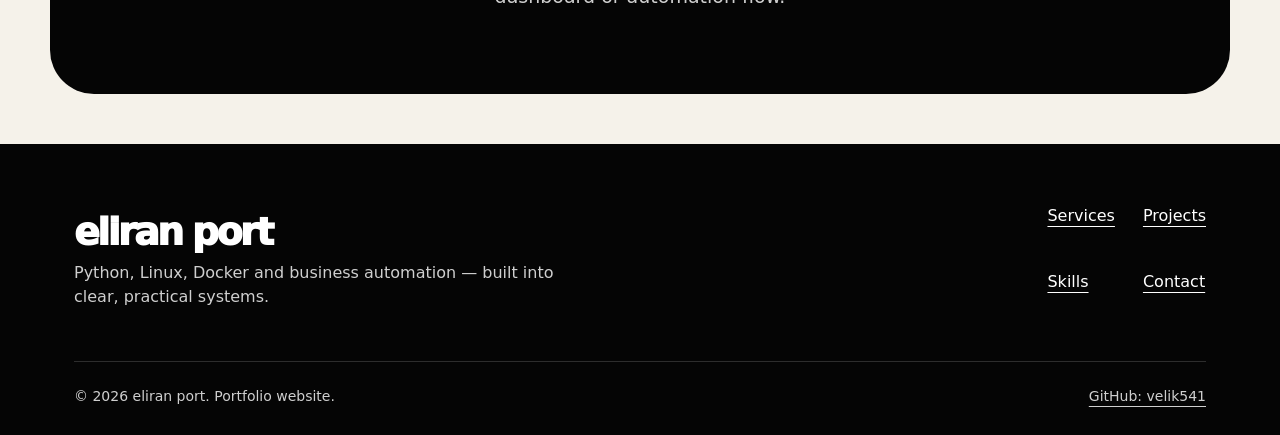
<file: services.html>
<!doctype html>
<html lang="en">
<head>
  <meta charset="utf-8">
  <meta name="viewport" content="width=device-width, initial-scale=1">
  <title>Services — eliran port</title>
  <meta name="description" content="IT services: websites, corporate email, Google Workspace, Telegram bots, dashboards, CRM and Linux/Docker setup.">
  <meta name="theme-color" content="#0b0b0b">
  <link rel="stylesheet" href="assets/css/style.css">
</head>
<body class="">
  <a class="skip-link" href="#main">Skip to content</a>
  
<header class="site-header" data-header>
  <div class="header-inner">
    <a class="brand" href="index.html" aria-label="eliran port portfolio home">
      <span class="brand-mark">E</span>
      <span class="brand-copy"><strong>eliran port</strong><small>IT Automation</small></span>
    </a>
    <button class="menu-toggle" type="button" data-menu-toggle aria-label="Open menu">
      <span></span><span></span>
    </button>
    <nav class="site-nav" data-menu>
      <a class="nav-link " href="index.html">Home</a>
<a class="nav-link is-active" href="services.html">Services</a>
<a class="nav-link " href="projects.html">Projects</a>
<a class="nav-link " href="skills.html">Skills</a>
<a class="nav-link " href="about.html">About</a>
<a class="nav-link " href="certificates.html">Certificates</a>
<a class="nav-link " href="contact.html">Contact</a>
    </nav>
    <a class="header-cta" href="contact.html">Start a project</a>
  </div>
</header>
  <main id="main">
    
<section class="page-hero">
  <p class="eyebrow">Services</p>
  <h1>Practical IT services for small business.</h1>
  <p>Everything is focused on simple business value: look professional, work faster, organize requests, and keep the technical setup understandable.</p>
</section>

<section class="section service-list">
  <article id="websites" class="wide-card"><span>01</span><div><h2>Business card websites</h2><p>Clean landing pages, personal portfolios, service pages, contact sections, QR-ready links and GitHub Pages publishing.</p><ul><li>Modern black/white design</li><li>Responsive layout for phone and desktop</li><li>Portfolio, services, contacts and project pages</li></ul></div></article>
  <article id="email" class="wide-card"><span>02</span><div><h2>Corporate email setup</h2><p>Basic company email structure for small teams: domains, mailboxes, aliases and simple naming rules.</p><ul><li>Business mailbox planning</li><li>Aliases and forwarding logic</li><li>Clean employee account structure</li></ul></div></article>
  <article id="workspace" class="wide-card"><span>03</span><div><h2>Google Workspace setup</h2><p>Workspace basics for companies that need users, shared Drive and simple access organization.</p><ul><li>User accounts</li><li>Shared Drive structure</li><li>Basic access and 2FA planning</li></ul></div></article>
  <article id="bots" class="wide-card"><span>04</span><div><h2>Telegram bots for business</h2><p>Bots for forms, support, notifications and simple request automation.</p><ul><li>Telegram Bot API / aiogram</li><li>Support messages and tickets</li><li>Admin workflow connection</li></ul></div></article>
  <article id="requests" class="wide-card"><span>05</span><div><h2>Request automation</h2><p>Simple systems for collecting client requests, tracking status and reducing repeated manual work.</p><ul><li>Forms and request flows</li><li>Ticket status logic</li><li>Internal admin view</li></ul></div></article>
  <article id="dashboards" class="wide-card"><span>06</span><div><h2>Client dashboards</h2><p>Login, registration, dashboard pages, admin pages, user roles and basic secure password handling.</p><ul><li>Client / admin roles</li><li>Cookie sessions</li><li>PostgreSQL user data</li></ul></div></article>
  <article id="crm" class="wide-card"><span>07</span><div><h2>Simple CRM / HelpDesk systems</h2><p>Small platforms for clients, tickets, knowledge base, statuses and support workflow.</p><ul><li>Ticket management</li><li>Knowledge base</li><li>Admin dashboard</li></ul></div></article>
  <article id="docker" class="wide-card"><span>08</span><div><h2>Docker project setup</h2><p>Docker and Docker Compose setup for Python apps, databases and local development environments.</p><ul><li>Dockerfile</li><li>compose.yaml</li><li>web + database containers</li></ul></div></article>
  <article id="linux" class="wide-card"><span>09</span><div><h2>Linux server setup</h2><p>Basic Linux work for projects: terminal commands, services, project folders, environment files and deployment preparation.</p><ul><li>Ubuntu terminal</li><li>Project structure</li><li>Environment configuration</li></ul></div></article>
</section>

<section class="section black-section mini-black">
  <div class="section-head invert"><p class="section-kicker light">Offer</p><h2>From idea to working setup.</h2><p>I can help turn a basic business need into a real technical setup: website, bot, email, dashboard or automation flow.</p></div>
</section>

  </main>
  
<footer class="site-footer">
  <div class="footer-top">
    <div>
      <a class="footer-brand" href="index.html">eliran port</a>
      <p>Python, Linux, Docker and business automation — built into clear, practical systems.</p>
    </div>
    <div class="footer-links">
      <a href="services.html">Services</a>
      <a href="projects.html">Projects</a>
      <a href="skills.html">Skills</a>
      <a href="contact.html">Contact</a>
    </div>
  </div>
  <div class="footer-bottom">
    <span>© <span data-year></span> eliran port. Portfolio website.</span>
    <a href="https://github.com/velik541" target="_blank" rel="noreferrer">GitHub: velik541</a>
  </div>
</footer>
<script src="assets/js/main.js"></script>

</body>
</html>
</file>
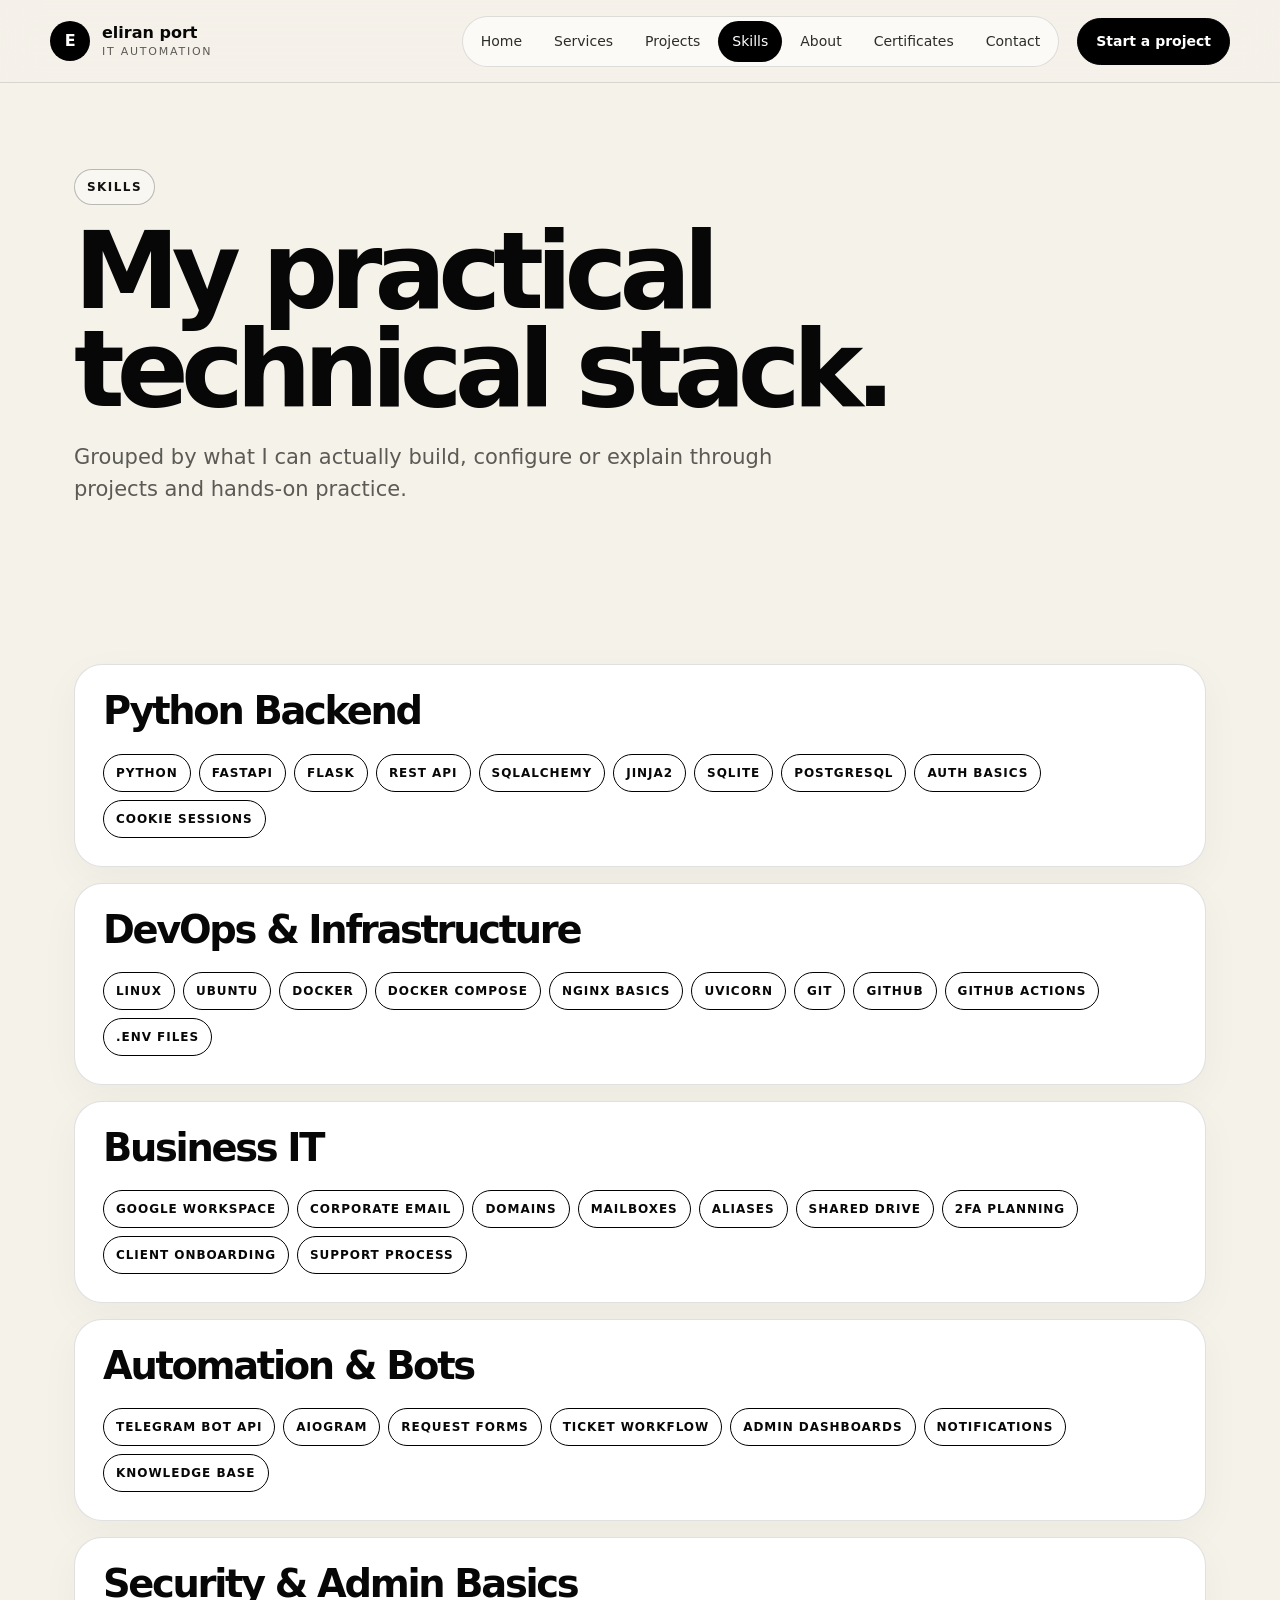
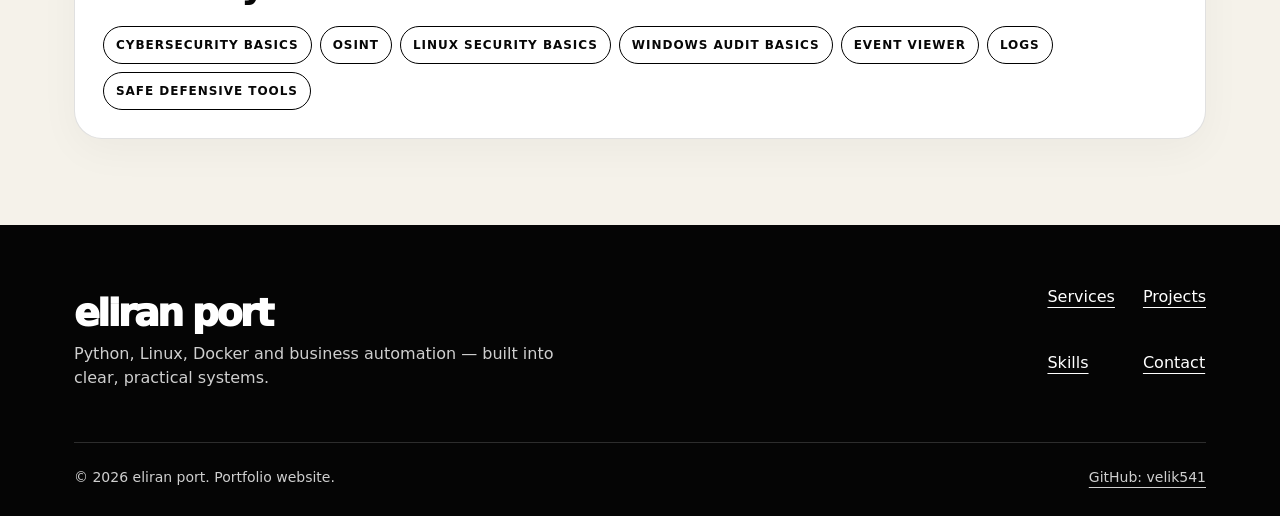
<file: skills.html>
<!doctype html>
<html lang="en">
<head>
  <meta charset="utf-8">
  <meta name="viewport" content="width=device-width, initial-scale=1">
  <title>Skills — eliran port</title>
  <meta name="description" content="Technical skills in Python, FastAPI, Docker, Linux, Google Workspace, Telegram bots and cybersecurity basics.">
  <meta name="theme-color" content="#0b0b0b">
  <link rel="stylesheet" href="assets/css/style.css">
</head>
<body class="">
  <a class="skip-link" href="#main">Skip to content</a>
  
<header class="site-header" data-header>
  <div class="header-inner">
    <a class="brand" href="index.html" aria-label="eliran port portfolio home">
      <span class="brand-mark">E</span>
      <span class="brand-copy"><strong>eliran port</strong><small>IT Automation</small></span>
    </a>
    <button class="menu-toggle" type="button" data-menu-toggle aria-label="Open menu">
      <span></span><span></span>
    </button>
    <nav class="site-nav" data-menu>
      <a class="nav-link " href="index.html">Home</a>
<a class="nav-link " href="services.html">Services</a>
<a class="nav-link " href="projects.html">Projects</a>
<a class="nav-link is-active" href="skills.html">Skills</a>
<a class="nav-link " href="about.html">About</a>
<a class="nav-link " href="certificates.html">Certificates</a>
<a class="nav-link " href="contact.html">Contact</a>
    </nav>
    <a class="header-cta" href="contact.html">Start a project</a>
  </div>
</header>
  <main id="main">
    
<section class="page-hero">
  <p class="eyebrow">Skills</p>
  <h1>My practical technical stack.</h1>
  <p>Grouped by what I can actually build, configure or explain through projects and hands-on practice.</p>
</section>

<section class="section skill-board">
  <div class="skill-block"><h2>Python Backend</h2><div class="pill-cloud"><span>Python</span><span>FastAPI</span><span>Flask</span><span>REST API</span><span>SQLAlchemy</span><span>Jinja2</span><span>SQLite</span><span>PostgreSQL</span><span>Auth basics</span><span>Cookie sessions</span></div></div>
  <div class="skill-block"><h2>DevOps & Infrastructure</h2><div class="pill-cloud"><span>Linux</span><span>Ubuntu</span><span>Docker</span><span>Docker Compose</span><span>Nginx basics</span><span>Uvicorn</span><span>Git</span><span>GitHub</span><span>GitHub Actions</span><span>.env files</span></div></div>
  <div class="skill-block"><h2>Business IT</h2><div class="pill-cloud"><span>Google Workspace</span><span>Corporate email</span><span>Domains</span><span>Mailboxes</span><span>Aliases</span><span>Shared Drive</span><span>2FA planning</span><span>Client onboarding</span><span>Support process</span></div></div>
  <div class="skill-block"><h2>Automation & Bots</h2><div class="pill-cloud"><span>Telegram Bot API</span><span>aiogram</span><span>Request forms</span><span>Ticket workflow</span><span>Admin dashboards</span><span>Notifications</span><span>Knowledge base</span></div></div>
  <div class="skill-block"><h2>Security & Admin Basics</h2><div class="pill-cloud"><span>Cybersecurity basics</span><span>OSINT</span><span>Linux security basics</span><span>Windows audit basics</span><span>Event Viewer</span><span>Logs</span><span>Safe defensive tools</span></div></div>
</section>

  </main>
  
<footer class="site-footer">
  <div class="footer-top">
    <div>
      <a class="footer-brand" href="index.html">eliran port</a>
      <p>Python, Linux, Docker and business automation — built into clear, practical systems.</p>
    </div>
    <div class="footer-links">
      <a href="services.html">Services</a>
      <a href="projects.html">Projects</a>
      <a href="skills.html">Skills</a>
      <a href="contact.html">Contact</a>
    </div>
  </div>
  <div class="footer-bottom">
    <span>© <span data-year></span> eliran port. Portfolio website.</span>
    <a href="https://github.com/velik541" target="_blank" rel="noreferrer">GitHub: velik541</a>
  </div>
</footer>
<script src="assets/js/main.js"></script>

</body>
</html>
</file>
<file: assets/css/style.css>
:root{
  --bg:#f5f2ea;
  --paper:#ffffff;
  --ink:#070707;
  --muted:#5c5a55;
  --soft:#e7e2d8;
  --line:rgba(7,7,7,.12);
  --line-strong:rgba(7,7,7,.26);
  --black:#050505;
  --white:#ffffff;
  --radius:28px;
  --radius-lg:44px;
  --shadow:0 26px 80px rgba(0,0,0,.10);
  --max:1180px;
}
*{box-sizing:border-box}
html{scroll-behavior:smooth}
body{margin:0;background:var(--bg);color:var(--ink);font-family:Inter,ui-sans-serif,system-ui,-apple-system,BlinkMacSystemFont,"Segoe UI",sans-serif;font-size:16px;line-height:1.5;text-rendering:optimizeLegibility}
a{color:inherit;text-decoration:none}
p,h1,h2,h3{margin-top:0}
p{color:var(--muted)}
::selection{background:#111;color:#fff}
.skip-link{position:absolute;left:-999px;top:12px;background:#000;color:#fff;padding:10px 14px;border-radius:999px;z-index:99}.skip-link:focus{left:12px}
.site-header{position:sticky;top:0;z-index:50;padding:14px 18px;background:rgba(245,242,234,.86);backdrop-filter:blur(18px);border-bottom:1px solid var(--line)}
.header-inner{max-width:var(--max);margin:0 auto;display:flex;align-items:center;gap:18px;min-height:54px}
.brand{display:flex;align-items:center;gap:12px;min-width:150px}
.brand-mark{width:40px;height:40px;border-radius:50%;background:#000;color:#fff;display:grid;place-items:center;font-weight:900;letter-spacing:-.04em}
.brand-copy{display:flex;flex-direction:column;line-height:1.05}.brand-copy strong{font-size:16px}.brand-copy small{font-size:11px;text-transform:uppercase;letter-spacing:.16em;color:var(--muted);margin-top:4px}
.site-nav{display:flex;align-items:center;gap:4px;margin-left:auto;border:1px solid var(--line);border-radius:999px;padding:4px;background:rgba(255,255,255,.54)}
.nav-link{font-size:14px;padding:10px 14px;border-radius:999px;color:#2d2d2b}.nav-link:hover,.nav-link.is-active{background:#000;color:#fff}
.header-cta{font-size:14px;font-weight:800;border:1px solid #000;border-radius:999px;padding:12px 18px;background:#000;color:#fff;white-space:nowrap}.header-cta:hover{background:transparent;color:#000}
.menu-toggle{display:none;background:none;border:0;width:44px;height:44px;margin-left:auto}.menu-toggle span{display:block;height:2px;background:#000;margin:7px 8px;border-radius:9px;transition:.2s}
.hero{max-width:var(--max);margin:0 auto;padding:92px 24px 66px}.hero-grid{display:grid;grid-template-columns:minmax(0,1.08fr) minmax(340px,.92fr);gap:42px;align-items:stretch}.hero-copy{display:flex;flex-direction:column;justify-content:center}.eyebrow,.section-kicker{display:inline-flex;width:max-content;align-items:center;border:1px solid var(--line-strong);border-radius:999px;padding:8px 12px;font-size:12px;font-weight:850;letter-spacing:.12em;text-transform:uppercase;color:#111;background:rgba(255,255,255,.4);margin-bottom:18px}.section-kicker.light{background:#fff;color:#000;border-color:rgba(255,255,255,.32)}
h1{font-size:clamp(56px,8.3vw,108px);line-height:.92;letter-spacing:-.075em;margin-bottom:24px;max-width:950px}h2{font-size:clamp(38px,5.5vw,72px);line-height:.94;letter-spacing:-.06em;margin-bottom:18px}h3{font-size:22px;line-height:1.1;letter-spacing:-.035em}.hero-text{font-size:clamp(18px,2vw,23px);max-width:720px;color:#373531;margin-bottom:30px}.hero-actions{display:flex;flex-wrap:wrap;gap:12px}.btn{display:inline-flex;align-items:center;justify-content:center;border-radius:999px;padding:15px 22px;font-weight:850;border:1.4px solid #000;transition:.2s}.btn-dark{background:#000;color:#fff}.btn-dark:hover{background:transparent;color:#000}.btn-light{background:transparent;color:#000}.btn-light:hover{background:#000;color:#fff}.btn-white{background:#fff;color:#000;border-color:#fff}.btn-white:hover{background:transparent;color:#fff}.hero-panel{background:#000;color:#fff;border-radius:var(--radius-lg);padding:28px;min-height:520px;display:flex;flex-direction:column;justify-content:space-between;box-shadow:var(--shadow);position:relative;overflow:hidden}.hero-panel:before{content:"";position:absolute;inset:0;background:radial-gradient(circle at 20% 0%,rgba(255,255,255,.25),transparent 28%);pointer-events:none}.panel-top,.project-meta{display:flex;justify-content:space-between;gap:12px;align-items:center;font-size:12px;text-transform:uppercase;letter-spacing:.12em;color:#cfcfcf}.status-dot:before{content:"";display:inline-block;width:8px;height:8px;background:#fff;border-radius:50%;margin-right:8px}.big-number{font-size:clamp(110px,18vw,210px);line-height:.8;letter-spacing:-.1em;font-weight:950}.panel-title{color:#fff;font-size:25px;font-weight:850;letter-spacing:-.04em}.mini-grid{display:grid;grid-template-columns:1fr 1fr;gap:10px}.mini-grid div{border:1px solid rgba(255,255,255,.2);border-radius:20px;padding:16px}.mini-grid strong{display:block}.mini-grid span{display:block;color:#bebebe;font-size:13px;margin-top:4px}.logo-strip{border-block:1px solid var(--line);display:flex;gap:10px;overflow:auto;padding:12px max(24px,calc((100vw - var(--max))/2 + 24px));scrollbar-width:none}.logo-strip span{white-space:nowrap;border:1px solid #000;border-radius:999px;padding:11px 16px;background:#fff;font-weight:850;font-size:13px;text-transform:uppercase;letter-spacing:.08em}.section{max-width:var(--max);margin:0 auto;padding:86px 24px}.section-head{max-width:830px;margin-bottom:34px}.section-head p{font-size:19px}.split-heading{display:grid;grid-template-columns:.32fr 1fr;gap:34px;align-items:start;margin-bottom:34px}.intro-cards,.service-grid,.project-grid,.skill-columns,.certificate-grid,.contact-grid{display:grid;gap:16px}.intro-cards{grid-template-columns:repeat(3,1fr)}.intro-cards article,.service-tile,.project-card,.skill-columns div,.certificate-card,.contact-card,.wide-card,.about-main,.about-side,.skill-block{background:#fff;border:1px solid var(--line);border-radius:var(--radius);padding:28px;box-shadow:0 12px 40px rgba(0,0,0,.04)}.intro-cards span,.wide-card>span,.detail-label{font-size:12px;text-transform:uppercase;letter-spacing:.14em;font-weight:900;color:#777}.black-section{max-width:none;background:#050505;color:#fff;margin:54px 0;padding:90px max(24px,calc((100vw - var(--max))/2 + 24px));border-radius:0}.black-section p{color:#cfcfcf}.black-grid{max-width:var(--max);margin:0 auto;display:grid;grid-template-columns:1fr 1fr;gap:48px;align-items:center}.system-card{background:#fff;color:#000;border-radius:32px;padding:24px;min-height:360px}.window-bar{display:flex;gap:7px;border-bottom:1px solid #ddd;padding-bottom:18px;margin-bottom:24px}.window-bar span{width:12px;height:12px;border-radius:50%;background:#000}.flow-line{display:flex;align-items:center;gap:12px;margin-bottom:24px;flex-wrap:wrap}.flow-line b{border:1px solid #000;border-radius:999px;padding:10px 12px;font-size:13px}.flow-line i{width:34px;height:1px;background:#000}.terminal-box{background:#000;color:#fff;border-radius:22px;padding:18px;font-family:ui-monospace,SFMono-Regular,Menlo,monospace;font-size:13px}.terminal-box p{color:#fff;margin:8px 0}.compact-grid{grid-template-columns:repeat(3,1fr)}.service-tile{display:flex;min-height:160px;flex-direction:column;justify-content:space-between}.service-tile strong{font-size:22px;letter-spacing:-.04em}.service-tile span{color:var(--muted)}.service-tile:hover,.project-card:hover,.contact-card:hover{transform:translateY(-4px);box-shadow:var(--shadow);transition:.2s}.project-row{display:grid;grid-template-columns:1.2fr .8fr;gap:16px}.project-card.big{min-height:360px}.project-card.dark,.black-detail{background:#000;color:#fff}.project-card.dark p,.black-detail p{color:#cfcfcf}.project-card h3,.project-detail h2{font-size:clamp(28px,3vw,44px);margin-bottom:12px}.project-card a,.text-link{font-weight:900;text-decoration:underline;text-underline-offset:5px}.skill-columns{grid-template-columns:repeat(4,1fr)}.cta-section{max-width:var(--max);margin:60px auto 86px;padding:70px 24px;text-align:center}.cta-section h2{max-width:900px;margin-inline:auto}.page-hero{max-width:var(--max);margin:0 auto;padding:86px 24px 52px}.page-hero p:not(.eyebrow){font-size:21px;max-width:760px}.service-list{display:grid;gap:14px;padding-top:24px}.wide-card{display:grid;grid-template-columns:80px 1fr;gap:20px}.wide-card h2{font-size:clamp(30px,3.8vw,52px)}.wide-card ul{display:grid;grid-template-columns:repeat(3,1fr);gap:10px;padding:0;margin:22px 0 0;list-style:none}.wide-card li{border:1px solid var(--line);border-radius:999px;padding:10px 12px;font-weight:800;font-size:13px;text-align:center}.mini-black{border-radius:44px;max-width:var(--max);margin:50px auto;padding:64px}.invert{text-align:center;margin:0 auto}.project-list{padding-top:24px}.project-detail{padding:40px;border-radius:36px;border:1px solid var(--line);background:#fff;margin-bottom:16px}.featured-detail{min-height:360px}.tags,.pill-cloud{display:flex;flex-wrap:wrap;gap:8px;margin-top:24px}.tags span,.pill-cloud span{border:1px solid #000;border-radius:999px;padding:9px 12px;font-size:12px;font-weight:850;text-transform:uppercase;letter-spacing:.08em}.tags.inverse span{border-color:#fff;color:#fff}.project-grid{grid-template-columns:repeat(2,1fr)}.skill-board{display:grid;gap:16px}.skill-block h2{font-size:clamp(28px,3vw,44px)}.pill-cloud span{background:#fff}.about-grid{display:grid;grid-template-columns:1.2fr .8fr;gap:16px}.about-main p,.about-side p{font-size:18px}.certificate-grid{grid-template-columns:repeat(3,1fr)}.certificate-card{min-height:300px;display:flex;flex-direction:column}.certificate-card span{font-size:12px;text-transform:uppercase;letter-spacing:.12em;font-weight:900}.certificate-card strong{margin-top:auto}.contact-grid{grid-template-columns:repeat(2,1fr)}.contact-card{min-height:210px;display:block}.contact-card span{font-size:12px;text-transform:uppercase;letter-spacing:.12em;font-weight:900}.contact-card strong{display:block;font-size:28px;letter-spacing:-.04em;margin:18px 0 10px;word-break:break-word}.site-footer{background:#050505;color:#fff;padding:60px max(24px,calc((100vw - var(--max))/2 + 24px)) 28px}.site-footer p{color:#cfcfcf;max-width:520px}.footer-top{display:flex;justify-content:space-between;gap:30px;border-bottom:1px solid rgba(255,255,255,.16);padding-bottom:36px}.footer-brand{font-size:38px;font-weight:950;letter-spacing:-.07em}.footer-links{display:grid;grid-template-columns:repeat(2,auto);gap:12px 28px}.footer-links a,.footer-bottom a{text-decoration:underline;text-underline-offset:5px}.footer-bottom{display:flex;justify-content:space-between;gap:20px;padding-top:24px;color:#cfcfcf;font-size:14px}.reveal{opacity:0;transform:translateY(18px);transition:opacity .7s ease,transform .7s ease}.reveal.is-visible{opacity:1;transform:none}.delay-1{transition-delay:.12s}
@media(max-width:980px){.hero-grid,.black-grid,.project-row,.about-grid{grid-template-columns:1fr}.hero-panel{min-height:430px}.compact-grid,.intro-cards,.skill-columns,.certificate-grid{grid-template-columns:repeat(2,1fr)}.wide-card ul{grid-template-columns:1fr}.split-heading{grid-template-columns:1fr}.header-cta{display:none}.site-nav{position:fixed;top:82px;left:18px;right:18px;display:none;flex-direction:column;align-items:stretch;border-radius:24px;background:#fff;padding:14px;box-shadow:var(--shadow)}.site-nav.is-open{display:flex}.nav-link{padding:14px 16px}.menu-toggle{display:block}.menu-toggle.is-open span:first-child{transform:translateY(4.5px) rotate(45deg)}.menu-toggle.is-open span:last-child{transform:translateY(-4.5px) rotate(-45deg)}}
@media(max-width:640px){.site-header{padding:10px}.hero,.page-hero{padding:56px 18px 38px}.section{padding:58px 18px}h1{font-size:clamp(48px,15vw,70px)}h2{font-size:clamp(34px,12vw,50px)}.compact-grid,.intro-cards,.skill-columns,.certificate-grid,.project-grid,.contact-grid{grid-template-columns:1fr}.wide-card{grid-template-columns:1fr;padding:24px}.mini-black{border-radius:28px;margin:30px 18px;padding:42px 20px}.black-section{padding:60px 18px}.footer-top,.footer-bottom{flex-direction:column}.hero-panel{border-radius:30px;min-height:auto}.big-number{font-size:120px}.mini-grid{grid-template-columns:1fr}.contact-card strong{font-size:22px}.logo-strip{padding-inline:18px}}

.panel-headline{
  font-size:clamp(42px,6vw,78px);
  line-height:.95;
  letter-spacing:-.07em;
  font-weight:950;
  max-width:420px;
}
</file>
